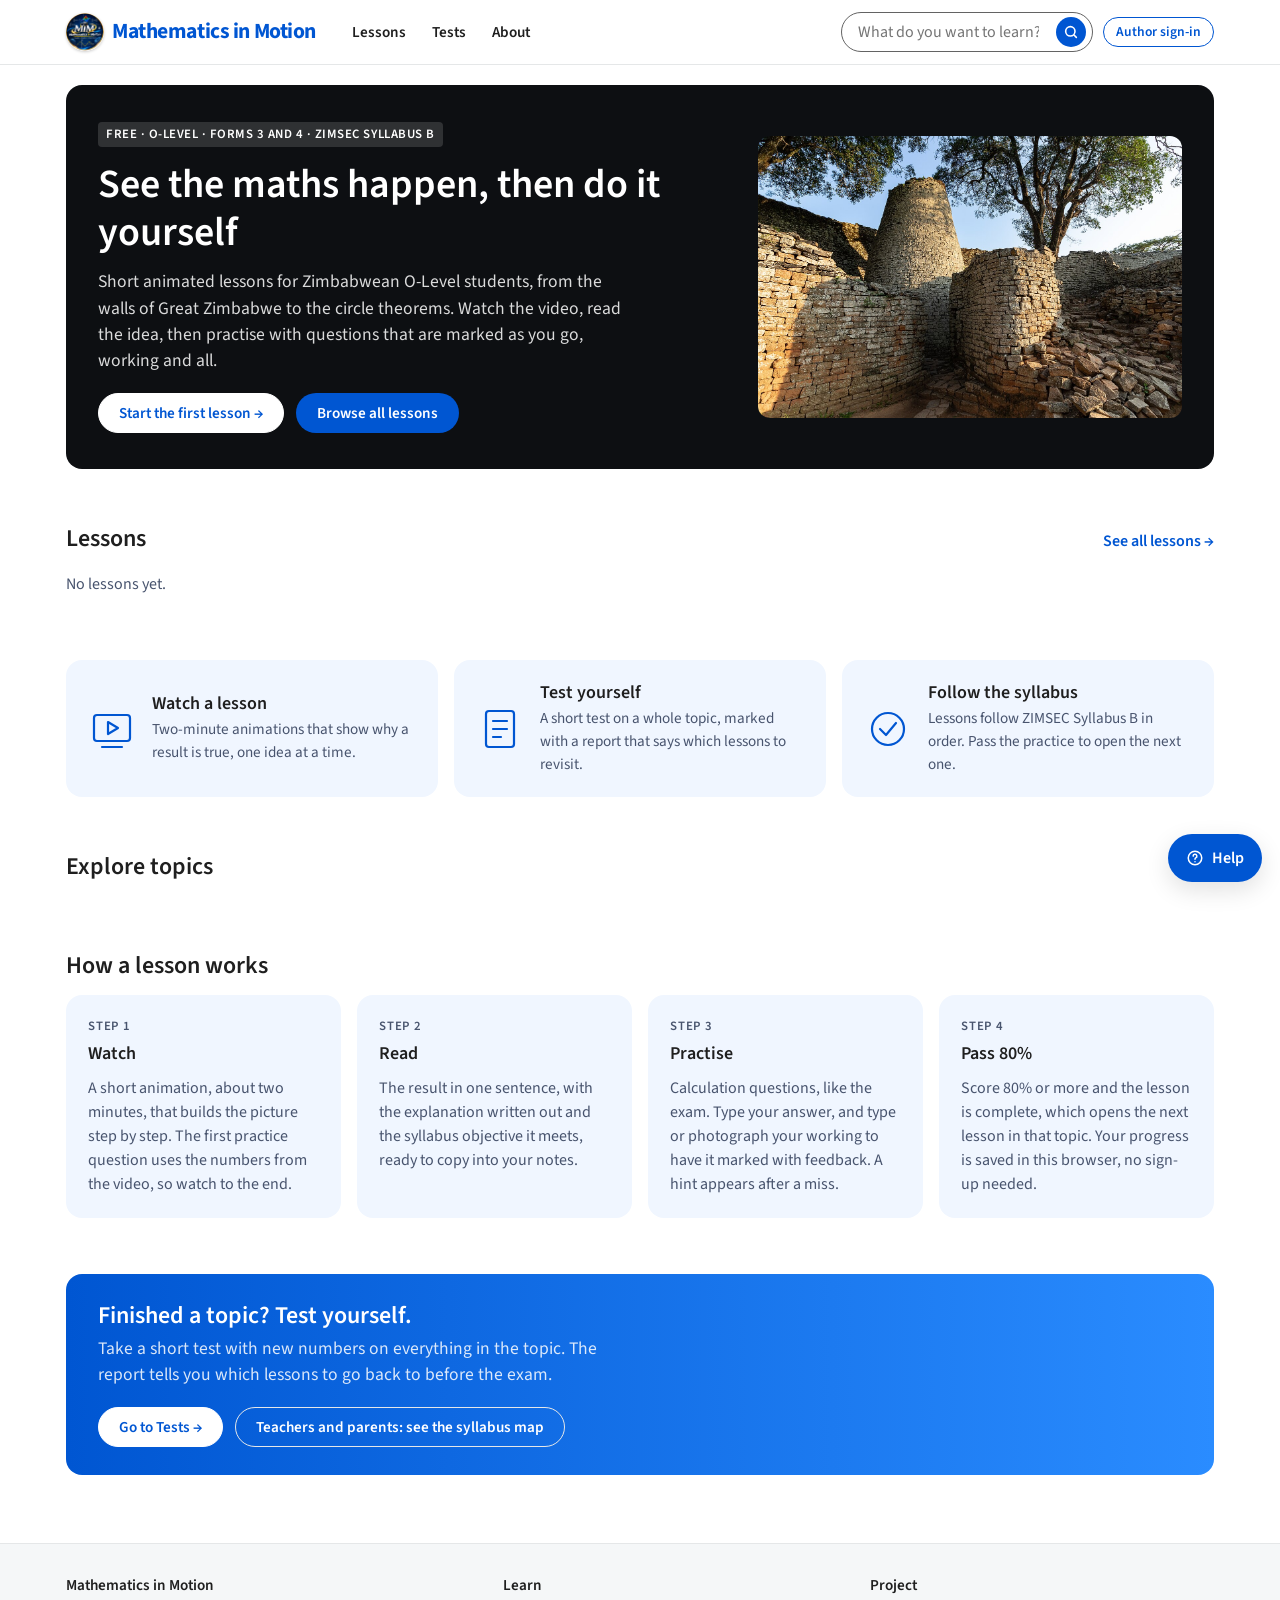
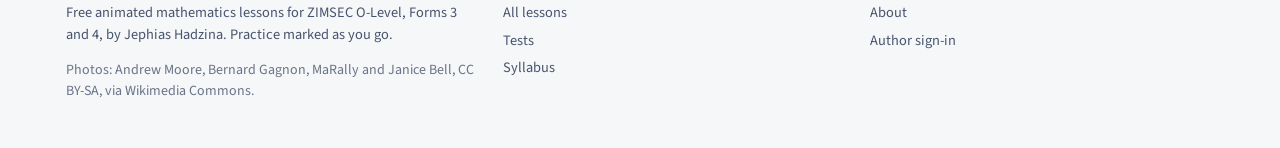
<file: index.html>
<!doctype html>
<html lang="en">
<head>
  <meta charset="utf-8">
  <meta name="viewport" content="width=device-width, initial-scale=1">
  <title>Mathematics in Motion</title>
  <meta name="description" content="Free animated O-Level mathematics lessons for Forms 3 and 4, following ZIMSEC Mathematics Syllabus B, by Jephias Hadzina. Watch, read, practise, and get your working marked.">
  <link rel="preconnect" href="https://fonts.googleapis.com">
  <link href="https://fonts.googleapis.com/css2?family=Source+Sans+3:wght@400;600;700&display=swap" rel="stylesheet">
  <link rel="icon" type="image/webp" href="assets/img/logo.webp">
  <link rel="stylesheet" href="assets/style.css">
</head>
<body>
  <!--HEADER-->
  <header class="site-header">
    <div class="wrap">
      <button class="nav-toggle" aria-expanded="false" aria-controls="nav" aria-label="Menu"><svg width="24" height="24" viewBox="0 0 24 24" fill="none" stroke="currentColor" stroke-width="2" stroke-linecap="round"><path d="M4 7h16M4 12h16M4 17h16"/></svg></button>
      <a class="brand" href="index.html"><img src="assets/img/logo.webp" alt="" class="brand-logo">Mathematics in Motion</a>
      <nav class="nav" id="nav" aria-label="Main">
        <a href="lessons.html">Lessons</a>
        <a href="test.html">Tests</a>
        <a href="about.html">About</a>
      </nav>
      <div class="header-right">
        <form class="search" action="lessons.html" method="get" role="search"><label class="sr-only" for="q">Search lessons</label><input id="q" name="q" type="search" placeholder="What do you want to learn?"><button type="submit" aria-label="Search"><svg width="16" height="16" viewBox="0 0 24 24" fill="none" stroke="currentColor" stroke-width="2.4" stroke-linecap="round"><circle cx="11" cy="11" r="7"/><path d="m20 20-3.5-3.5"/></svg></button></form>
        <a class="btn btn-outline btn-sm" href="admin.html">Author sign-in</a>
      </div>
    </div>
  </header>
  <!--/HEADER-->

  <main>
    <section style="padding-top:20px">
      <div class="wrap">
        <div class="banner">
          <div>
            <span class="banner-tag">Free · O-Level · Forms 3 and 4 · ZIMSEC Syllabus B</span>
            <h1>See the maths happen, then do it yourself</h1>
            <p>Short animated lessons for Zimbabwean O-Level students, from the walls of Great Zimbabwe to the circle theorems. Watch the video, read the idea, then practise with questions that are marked as you go, working and all.</p>
            <div class="btn-row">
              <a class="btn btn-outline" id="hero-cta" href="lessons.html">Start the first lesson →</a>
              <a class="btn btn-primary" href="lessons.html">Browse all lessons</a>
            </div>
          </div>
          <div class="banner-art"><img src="assets/img/great-zimbabwe.jpg" alt="The Conical Tower inside the Great Enclosure at Great Zimbabwe" style="width:100%;height:100%;max-height:300px;object-fit:cover;border-radius:12px;display:block"></div>
        </div>
      </div>
    </section>

    <section>
      <div class="wrap">
        <div class="section-title"><h2>Lessons</h2><a href="lessons.html">See all lessons →</a></div>
        <div class="rail" id="featured"><p class="muted">Loading lessons…</p></div>
      </div>
    </section>

    <section style="padding-top:8px">
      <div class="wrap grid grid-3">
        <a class="tile" href="lessons.html">
          <svg viewBox="0 0 48 48" fill="none" stroke="#0056d2" stroke-width="2.2" stroke-linecap="round" stroke-linejoin="round" aria-hidden="true"><rect x="6" y="10" width="36" height="26" rx="3"/><path d="m20 17 10 6-10 6z"/><path d="M14 42h20"/></svg>
          <div><h3>Watch a lesson</h3><p>Two-minute animations that show why a result is true, one idea at a time.</p></div>
        </a>
        <a class="tile" href="test.html">
          <svg viewBox="0 0 48 48" fill="none" stroke="#0056d2" stroke-width="2.2" stroke-linecap="round" stroke-linejoin="round" aria-hidden="true"><rect x="10" y="6" width="28" height="36" rx="3"/><path d="M17 16h14M17 24h14M17 32h8"/></svg>
          <div><h3>Test yourself</h3><p>A short test on a whole topic, marked with a report that says which lessons to revisit.</p></div>
        </a>
        <a class="tile" href="syllabus.html">
          <svg viewBox="0 0 48 48" fill="none" stroke="#0056d2" stroke-width="2.2" stroke-linecap="round" stroke-linejoin="round" aria-hidden="true"><circle cx="24" cy="24" r="16"/><path d="m16 24 6 6 10-12"/></svg>
          <div><h3>Follow the syllabus</h3><p>Lessons follow ZIMSEC Syllabus B in order. Pass the practice to open the next one.</p></div>
        </a>
      </div>
    </section>

    <section>
      <div class="wrap">
        <div class="section-title"><h2>Explore topics</h2></div>
        <div class="chips" id="topics"></div>
      </div>
    </section>

    <section>
      <div class="wrap">
        <div class="section-title"><h2>How a lesson works</h2></div>
        <div class="grid grid-4">
          <div class="panel"><div class="eyebrow">Step 1</div><h3>Watch</h3><p class="muted" style="margin:0">A short animation, about two minutes, that builds the picture step by step. The first practice question uses the numbers from the video, so watch to the end.</p></div>
          <div class="panel"><div class="eyebrow">Step 2</div><h3>Read</h3><p class="muted" style="margin:0">The result in one sentence, with the explanation written out and the syllabus objective it meets, ready to copy into your notes.</p></div>
          <div class="panel"><div class="eyebrow">Step 3</div><h3>Practise</h3><p class="muted" style="margin:0">Calculation questions, like the exam. Type your answer, and type or photograph your working to have it marked with feedback. A hint appears after a miss.</p></div>
          <div class="panel"><div class="eyebrow">Step 4</div><h3>Pass 80%</h3><p class="muted" style="margin:0">Score 80% or more and the lesson is complete, which opens the next lesson in that topic. Your progress is saved in this browser, no sign-up needed.</p></div>
        </div>
      </div>
    </section>

    <section>
      <div class="wrap">
        <div class="banner" style="grid-template-columns:1fr;padding:28px 32px;background:linear-gradient(90deg,#0056d2,#2a8cff)">
          <div>
            <h2 style="color:#fff;margin-bottom:.2em">Finished a topic? Test yourself.</h2>
            <p style="margin:0 0 14px">Take a short test with new numbers on everything in the topic. The report tells you which lessons to go back to before the exam.</p>
            <div class="btn-row">
              <a class="btn btn-outline" href="test.html">Go to Tests →</a>
              <a class="btn btn-ghost" href="syllabus.html" style="color:#fff">Teachers and parents: see the syllabus map</a>
            </div>
          </div>
        </div>
      </div>
    </section>
  </main>

  <!--FOOTER-->
  <footer class="site-footer">
    <div class="wrap">
      <div>
        <h4>Mathematics in Motion</h4>
        <p>Free animated mathematics lessons for ZIMSEC O-Level, Forms 3 and 4, by Jephias Hadzina. Practice marked as you go.</p>
        <p class="small" style="margin-top:8px;opacity:.8">Photos: Andrew Moore, Bernard Gagnon, MaRally and Janice Bell, CC BY-SA, via Wikimedia Commons.</p>
      </div>
      <div>
        <h4>Learn</h4>
        <ul><li><a href="lessons.html">All lessons</a></li><li><a href="test.html">Tests</a></li><li><a href="syllabus.html">Syllabus</a></li></ul>
      </div>
      <div>
        <h4>Project</h4>
        <ul><li><a href="about.html">About</a></li><li><a href="admin.html">Author sign-in</a></li></ul>
      </div>
    </div>
  </footer>
  <!--/FOOTER-->
  <script src="assets/config.js"></script>
  <script src="content/lessons.js"></script>
  <script src="assets/data.js"></script>
  <script src="assets/site.js"></script>
  <script src="assets/help.js"></script>
  <script>
    MIM.loadLessons().then(function (list) {
      var shown = list.filter(function (l) { return l.status !== 'draft'; })
        .sort(function (a, b) { return (a.status === 'live' ? 0 : 1) - (b.status === 'live' ? 0 : 1) || MIM.numKey(a.number) - MIM.numKey(b.number); });
      document.getElementById('featured').innerHTML = shown.map(function (l) { return MIM.lessonCard(l, shown); }).join('') || '<p class="muted">No lessons yet.</p>';
      var live = shown.filter(function (l) { return l.status === 'live'; });
      var next = live.filter(function (l) { return MIM.isUnlocked(l, shown) && !MIM.lessonDone(l); })[0] || live[0];
      if (next) {
        var cta = document.getElementById('hero-cta');
        cta.href = 'lesson.html?id=' + encodeURIComponent(next.slug);
        cta.textContent = (live.some(MIM.lessonDone) ? 'Continue with lesson ' : 'Start with lesson ') + next.number + ' →';
      }
      var topics = {}, order = [];
      shown.forEach(function (l) { if (l.topic) { if (!topics[l.topic]) { topics[l.topic] = { n: 0, key: l.syllabus_topic || 999 }; order.push(l.topic); } topics[l.topic].n++; } });
      order.sort(function (a, b) { return topics[a].key - topics[b].key || a.localeCompare(b); });
      document.getElementById('topics').innerHTML = order.map(function (t) {
        return '<a class="chip" href="lessons.html?topic=' + encodeURIComponent(t) + '">' + (topics[t].key < 999 ? 'Topic ' + topics[t].key + ' · ' : '') + MIM.esc(t) + ' <span class="muted">(' + topics[t].n + ')</span></a>';
      }).join('');
    });
  </script>
</body>
</html>
</file>
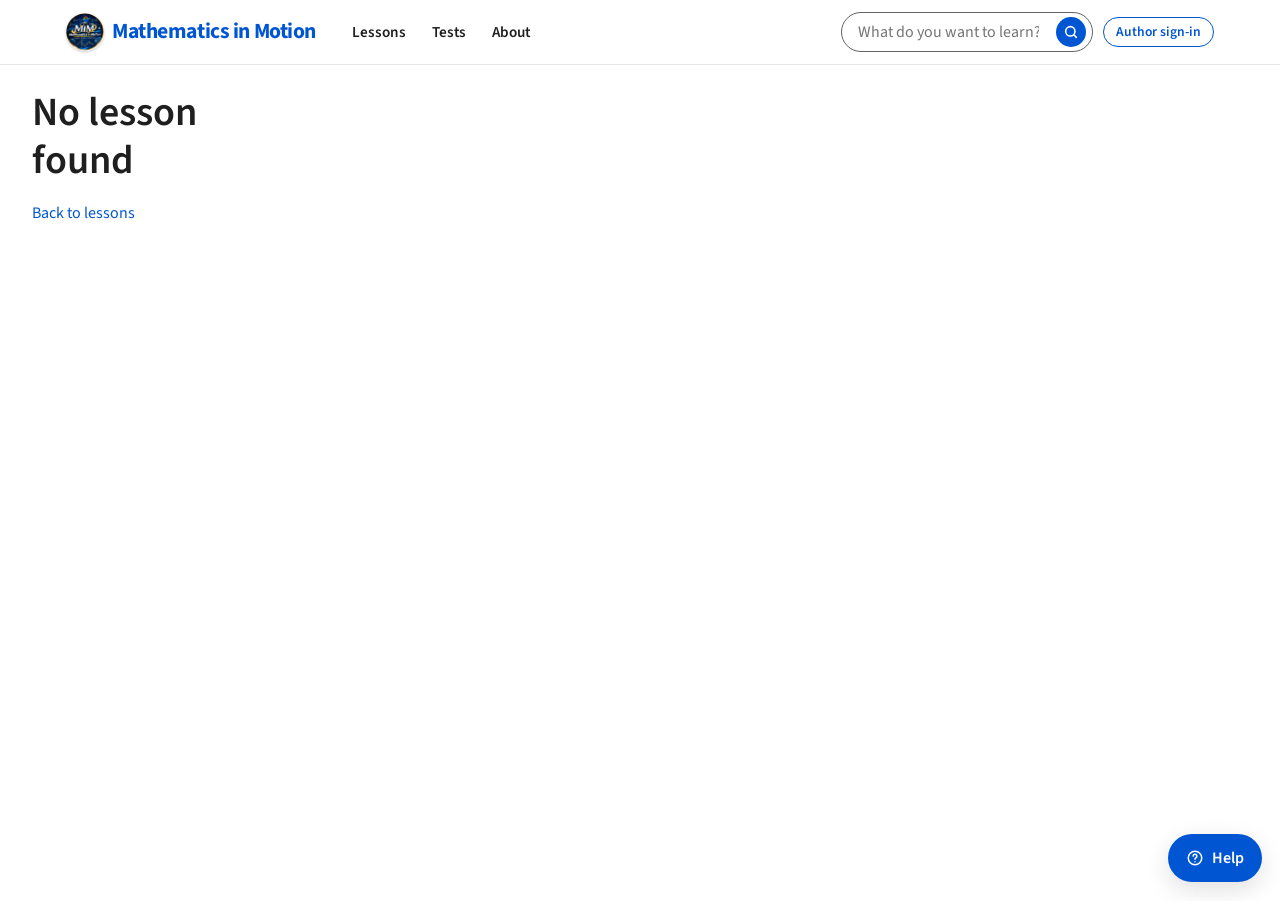
<file: lesson.html>
<!doctype html>
<html lang="en">
<head>
  <meta charset="utf-8">
  <meta name="viewport" content="width=device-width, initial-scale=1">
  <title>Lesson · Mathematics in Motion</title>
  <meta name="description" content="An animated mathematics lesson with practice questions marked with feedback.">
  <link rel="preconnect" href="https://fonts.googleapis.com">
  <link href="https://fonts.googleapis.com/css2?family=Source+Sans+3:wght@400;600;700&display=swap" rel="stylesheet">
  <link rel="icon" type="image/webp" href="assets/img/logo.webp">
  <link rel="stylesheet" href="assets/style.css">
  <style>
    .working { margin-top: 12px; border-top: 1px dashed var(--line); padding-top: 12px; }
    .working textarea { width: 100%; min-height: 90px; font: inherit; padding: 10px 12px; border: 1px solid var(--ink-3); border-radius: 8px; }
    .working .row { display: flex; gap: 10px; flex-wrap: wrap; align-items: center; margin-top: 8px; }
    .working input[type=file] { font: inherit; font-size: .85rem; max-width: 100%; }
    .working .preview { max-height: 120px; border-radius: 8px; border: 1px solid var(--line); display: none; }
    .marking { margin-top: 10px; padding: 12px 14px; border-radius: 8px; background: var(--panel); display: none; }
    .marking.show { display: block; }
    .marking.correct { background: var(--ok-soft); } .marking.partly { background: var(--warn-soft); } .marking.incorrect { background: #fdecec; }
    .marking strong { display: block; margin-bottom: 4px; }
    .kind { font-size: .78rem; font-weight: 600; color: var(--blue-dark); background: var(--blue-chip); border-radius: 24px; padding: 2px 10px; margin-left: 8px; }
    .locked-note { background: var(--blue-soft); border-radius: var(--radius); padding: 20px; }
  </style>
</head>
<body>
  <!--HEADER-->
  <header class="site-header">
    <div class="wrap">
      <button class="nav-toggle" aria-expanded="false" aria-controls="nav" aria-label="Menu"><svg width="24" height="24" viewBox="0 0 24 24" fill="none" stroke="currentColor" stroke-width="2" stroke-linecap="round"><path d="M4 7h16M4 12h16M4 17h16"/></svg></button>
      <a class="brand" href="index.html"><img src="assets/img/logo.webp" alt="" class="brand-logo">Mathematics in Motion</a>
      <nav class="nav" id="nav" aria-label="Main">
        <a href="lessons.html">Lessons</a>
        <a href="test.html">Tests</a>
        <a href="about.html">About</a>
      </nav>
      <div class="header-right">
        <form class="search" action="lessons.html" method="get" role="search"><label class="sr-only" for="q">Search lessons</label><input id="q" name="q" type="search" placeholder="What do you want to learn?"><button type="submit" aria-label="Search"><svg width="16" height="16" viewBox="0 0 24 24" fill="none" stroke="currentColor" stroke-width="2.4" stroke-linecap="round"><circle cx="11" cy="11" r="7"/><path d="m20 20-3.5-3.5"/></svg></button></form>
        <a class="btn btn-outline btn-sm" href="admin.html">Author sign-in</a>
      </div>
    </div>
  </header>
  <!--/HEADER-->

  <main id="lesson" class="player">
    <div class="stage"><p class="muted">Loading lesson…</p></div>
  </main>

  <script src="assets/config.js"></script>
  <script src="content/lessons.js"></script>
  <script src="assets/data.js"></script>
  <script src="assets/site.js"></script>
  <script src="assets/help.js"></script>
  <script>
  (function () {
    var esc = MIM.esc;
    var main = document.getElementById('lesson');
    var LABEL = { video: 'Video', reading: 'Reading', practice: 'Practice' };
    var IC = {
      video: '<svg class="ic" viewBox="0 0 24 24" fill="none" stroke="currentColor" stroke-width="1.8"><circle cx="12" cy="12" r="9"/><path d="m10 8.5 5 3.5-5 3.5z" fill="currentColor" stroke="none"/></svg>',
      reading: '<svg class="ic" viewBox="0 0 24 24" fill="none" stroke="currentColor" stroke-width="1.8" stroke-linecap="round"><path d="M6 3h9l4 4v14H6z"/><path d="M9 11h7M9 15h7"/></svg>',
      practice: '<svg class="ic" viewBox="0 0 24 24" fill="none" stroke="currentColor" stroke-width="1.8" stroke-linecap="round" stroke-linejoin="round"><rect x="4" y="3" width="16" height="18" rx="2"/><path d="m8 12 2.5 2.5L16 9"/></svg>',
      done: '<svg class="ic done" viewBox="0 0 24 24" fill="none" stroke="currentColor" stroke-width="2" stroke-linecap="round" stroke-linejoin="round"><circle cx="12" cy="12" r="9" fill="currentColor" stroke="none"/><path d="m8 12 2.5 2.5L16 9" stroke="#fff"/></svg>',
      lock: '<svg class="ic" viewBox="0 0 24 24" fill="none" stroke="currentColor" stroke-width="1.8"><rect x="5" y="11" width="14" height="10" rx="2"/><path d="M8 11V8a4 4 0 0 1 8 0v3"/></svg>',
      caret: '<svg class="m-caret" width="18" height="18" viewBox="0 0 24 24" fill="none" stroke="currentColor" stroke-width="2.2" stroke-linecap="round"><path d="m6 9 6 6 6-6"/></svg>'
    };

    function itemsFor(l) {
      var out = [{ key: 'video', title: 'Watch: ' + l.title, meta: MIM.hasVideo(l) ? 'Video · ' + (l.duration || '') : 'Video · coming soon' },
                 { key: 'reading', title: 'Read: the idea', meta: 'Reading · 2 min' }];
      if ((l.questions || []).length) out.push({ key: 'practice', title: 'Practice: ' + l.title, meta: 'Practice · ' + l.questions.length + ' questions · pass at 80%' });
      return out;
    }
    // Items inside a lesson open in order: video, then reading, then practice.
    function itemUnlocked(l, key) {
      if (key === 'video') return true;
      if (key === 'reading') return MIM.isDone(l.slug, 'video');
      return MIM.isDone(l.slug, 'reading');
    }
    function href(l, item) { return 'lesson.html?id=' + encodeURIComponent(l.slug) + '&item=' + item; }

    function outline(current, item, chapterLessons, chapterName, all) {
      var total = 0, done = 0;
      chapterLessons.forEach(function (l) { if (l.status === 'live') itemsFor(l).forEach(function (it) { total++; if (MIM.isDone(l.slug, it.key)) done++; }); });
      var pct = total ? Math.round(done / total * 100) : 0;
      var html = '<aside class="outline" id="outline"><div class="outline-head"><div class="eyebrow">Course material</div><h2>' + esc(chapterName) + '</h2>' +
        '<div class="progress"><span style="width:' + pct + '%"></span></div><span class="small muted">' + done + ' of ' + total + ' items completed</span></div>';
      chapterLessons.forEach(function (l) {
        var live = l.status === 'live', unlocked = MIM.isUnlocked(l, all), open = l.slug === current.slug;
        html += '<details class="module-group' + (unlocked ? '' : ' locked') + '"' + (open ? ' open' : '') + '><summary>' + (unlocked ? '' : IC.lock) +
          '<span>Lesson ' + esc(l.number) + ': ' + esc(l.title) + '<span class="m-sub">' + (!live ? 'Coming soon' : unlocked ? (MIM.lessonDone(l) ? 'Completed' : itemsFor(l).length + ' items') : 'Finish lesson ' + esc((MIM.previousLesson(l, all) || {}).number || '') + ' first') + '</span></span>' + (unlocked ? IC.caret : '') + '</summary>';
        if (unlocked) itemsFor(l).forEach(function (it) {
          var cur = open && it.key === item, ok = itemUnlocked(l, it.key);
          html += '<a class="item' + (cur ? ' current' : '') + (ok ? '' : ' locked') + '" href="' + href(l, it.key) + '">' + (MIM.isDone(l.slug, it.key) ? IC.done : ok ? IC[it.key] : IC.lock) +
            '<span>' + esc(it.title) + '<span class="meta">' + esc(it.meta) + '</span></span></a>';
        });
        html += '</details>';
      });
      return html + '</aside>';
    }

    function figure(src, alt) { return src ? '<div class="figure"><img src="' + esc(src) + '" alt="' + esc(alt) + '" loading="lazy"></div>' : ''; }

    function videoView(l) {
      var has = MIM.hasVideo(l);
      return '<div class="video-frame" data-video-id="' + esc(l.video_id || '') + '" data-video-title="' + esc(l.title) + '"><div class="video-placeholder"><div><div class="play"><svg width="28" height="28" viewBox="0 0 24 24" aria-hidden="true"><path d="M8 5v14l11-7z" fill="#fff"/></svg></div><strong>' + esc(l.title) + '</strong>' + (has ? '' : '<p class="small" style="opacity:.8;margin:.4em 0 0">The video for this lesson has not been linked yet.</p>') + '</div></div></div>' +
        (l.hook ? '<p style="margin-top:18px;font-size:1.05rem">' + esc(l.hook) + '</p>' : '') +
        '<p class="muted small">Watch it through: the first practice question uses numbers from this video.' + (has ? ' Watch on <a href="https://www.youtube.com/watch?v=' + esc(l.video_id) + '" target="_blank" rel="noopener">YouTube</a> if the player does not load.' : '') + '</p>';
    }

    function readingView(l) {
      var outcomes = MIM.lines(l.outcomes), skills = MIM.csv(l.skills);
      return '<div class="reading">' +
        (outcomes.length ? '<div class="info-box" style="margin:0 0 20px"><h3>In this lesson you learn</h3><ul class="outcomes">' + outcomes.map(function (o) { return '<li>' + esc(o) + '</li>'; }).join('') + '</ul></div>' : '') +
        (l.theorem ? '<blockquote>' + esc(l.theorem) + '</blockquote>' : '') +
        '<div class="idea"><div>' + (l.explanation ? '<p>' + esc(l.explanation) + '</p>' : '<p class="muted">Not written yet.</p>') + '</div>' + figure(l.figure, 'Figure for ' + l.title) + '</div>' +
        (skills.length ? '<div class="info-box"><h3>Skills you\'ll gain</h3><div class="chips">' + skills.map(function (s) { return '<span class="chip">' + esc(s) + '</span>'; }).join('') + '</div></div>' : '') +
        '<div class="info-box"><h3>In the syllabus</h3><p class="small" style="margin:0">' +
        (l.syllabus_topic ? '<strong>Topic ' + esc(l.syllabus_topic) + ' · ' + esc(l.topic) + '</strong>' + (l.syllabus_subtopic ? ' · ' + esc(l.syllabus_subtopic) : '') + (l.syllabus_form ? ' · ' + esc(l.syllabus_form) : '') + '<br>' : '') +
        (l.syllabus_objective ? esc(l.syllabus_objective) + '<br>' : '') +
        '<span class="muted">ZIMSEC Mathematics Syllabus B, Forms 1 to 4 (2024 to 2030).' + (l.textbook_ref ? ' Textbook: ' + esc(l.textbook_ref) + '.' : '') + ' <a href="syllabus.html#topic-' + esc(l.syllabus_topic) + '">Full topic</a>.</span></p></div></div>';
    }

    function question(q, i) {
      var id = 'q' + (i + 1);
      var unit = q.unit === '°' ? '°' : (q.unit ? ' ' + esc(q.unit) : '');
      return '<div class="question" data-answer="' + esc(q.answer) + '" data-tolerance="' + esc(q.tolerance == null ? 0.01 : q.tolerance) + '" data-hint="' + esc(q.hint) + '" data-index="' + i + '">' +
        '<span class="points">1 point</span><div class="eyebrow">Question ' + (i + 1) + (q.kind === 'video_check' ? '<span class="kind">From the video</span>' : '') + '</div>' +
        '<div class="question-grid"><div><p>' + esc(q.prompt) + '</p>' +
        '<div class="answer-row"><label class="sr-only" for="' + id + '">Your answer</label><input id="' + id + '" inputmode="decimal" placeholder="?">' + unit +
        '<button class="btn btn-primary btn-sm" type="button">Check</button></div>' +
        '<div class="feedback" role="status"></div>' +
        '<div class="working"><label class="small" for="' + id + '-w"><strong>Show your working</strong> (type it, or add a photo of your page) and get it marked</label>' +
        '<textarea id="' + id + '-w" placeholder="e.g. tan θ = 10 ÷ 15 = 0.667, θ = tan⁻¹(0.667) = 33.7°"></textarea>' +
        '<div class="row"><input type="file" accept="image/*" capture="environment" aria-label="Photo of your working"><img class="preview" alt="Your photo"><button class="btn btn-outline btn-sm" type="button" data-mark>Mark my working</button></div>' +
        '<div class="marking" role="status"></div></div>' +
        (q.solution ? '<details class="solution"><summary>Worked solution</summary><p>' + esc(q.solution) + '</p></details>' : '') +
        '</div>' + figure(q.figure, 'Figure for question ' + (i + 1)) + '</div></div>';
    }

    function practiceView(l) {
      var n = l.questions.length;
      return '<div class="quiz-head"><span class="muted small">' + n + ' questions · pass at 80% to open the next lesson · Type the answer and press Check, or get your working marked. A hint appears after a miss, the worked solution after two.</span></div>' +
        l.questions.map(question).join('') +
        '<div class="grade" data-score><div class="pct"><span data-score-correct>0</span>/' + n + '</div><div><strong>Your grade</strong><div class="muted" data-score-message>Answer every question to see your grade.</div></div><button class="btn btn-ghost btn-sm" type="button" id="retry" style="margin-left:auto">Try again</button></div>' +
        '<p class="muted small" style="margin:10px 0 0">Progress is saved in this browser only.</p>';
    }

    // Photo -> downscaled JPEG base64 for marking
    function fileToImage(file) {
      return new Promise(function (resolve, reject) {
        var img = new Image(); var url = URL.createObjectURL(file);
        img.onload = function () {
          var max = 1400, s = Math.min(1, max / Math.max(img.width, img.height));
          var c = document.createElement('canvas'); c.width = Math.round(img.width * s); c.height = Math.round(img.height * s);
          c.getContext('2d').drawImage(img, 0, 0, c.width, c.height);
          URL.revokeObjectURL(url);
          resolve({ media_type: 'image/jpeg', data: c.toDataURL('image/jpeg', 0.85).split(',')[1] });
        };
        img.onerror = function () { reject(new Error('Could not read that image.')); };
        img.src = url;
      });
    }

    function mountMarking(l, onCorrect) {
      document.querySelectorAll('.question').forEach(function (qEl) {
        var i = parseInt(qEl.getAttribute('data-index'), 10), q = l.questions[i];
        var file = qEl.querySelector('input[type=file]'), prev = qEl.querySelector('.preview'), btn = qEl.querySelector('[data-mark]'), box = qEl.querySelector('.marking'), ta = qEl.querySelector('textarea');
        var image = null;
        file.addEventListener('change', function () {
          if (!file.files[0]) return;
          fileToImage(file.files[0]).then(function (im) { image = im; prev.src = 'data:image/jpeg;base64,' + im.data; prev.style.display = 'block'; }).catch(function (e) { box.className = 'marking show'; box.textContent = e.message; });
        });
        btn.addEventListener('click', function () {
          if (!ta.value.trim() && !image) { box.className = 'marking show'; box.textContent = 'Type your working or add a photo first.'; return; }
          btn.disabled = true; box.className = 'marking show'; box.textContent = 'Marking… about 20 seconds.';
          MIM.assist({ mode: 'mark', question: { prompt: q.prompt, answer: q.answer, tolerance: q.tolerance, unit: q.unit, solution: q.solution }, working: ta.value.trim(), image: image, student_answer: qEl.querySelector('input').value })
            .then(function (r) {
              box.className = 'marking show ' + (r.verdict === 'correct' ? 'correct' : r.verdict === 'partly' ? 'partly' : 'incorrect');
              box.innerHTML = '<strong>' + ({ correct: 'Correct', partly: 'Nearly there', incorrect: 'Not yet', unreadable: 'Could not read it' })[r.verdict] + ' · ' + Math.round((r.score || 0) * 100) + '%</strong>' + esc(r.feedback) + '<br><em>' + esc(r.next_step) + '</em>';
              if (r.verdict === 'correct') onCorrect(qEl);
            })
            .catch(function (e) { box.className = 'marking show'; box.textContent = e.message || 'Marking failed.'; })
            .then(function () { btn.disabled = false; });
        });
      });
    }

    function render(l, all) {
      var item = MIM.param('item');
      var items = itemsFor(l);
      if (!items.some(function (it) { return it.key === item; })) item = items[0].key;
      var chapterName = l.chapter || l.topic || 'Lessons';
      var chapterLessons = all.filter(function (x) { return x.syllabus_topic === l.syllabus_topic && x.status !== 'draft'; });
      document.title = l.title + ' · Mathematics in Motion';
      window.MIM_LESSON_CONTEXT = { number: l.number, title: l.title, theorem: l.theorem, explanation: l.explanation, questions: (l.questions || []).map(function (q) { return { prompt: q.prompt }; }) };

      var html = outline(l, item, chapterLessons, chapterName, all) + '<div class="stage">' +
        '<button class="btn btn-ghost btn-sm outline-toggle" type="button" id="outline-toggle">☰ Course material</button>' +
        '<div class="crumbs" style="padding:0 0 8px"><a href="lessons.html">Lessons</a><span class="sep">›</span><a href="lessons.html?topic=' + encodeURIComponent(l.topic || '') + '">' + esc(chapterName) + '</a><span class="sep">›</span><span>Lesson ' + esc(l.number) + '</span></div>';

      // Locked lesson or locked item
      if (!MIM.isUnlocked(l, all)) {
        var prev = MIM.previousLesson(l, all);
        html += '<div class="stage-head"><h1>' + esc(l.title) + '</h1></div><div class="locked-note"><strong>This lesson opens after lesson ' + esc(prev ? prev.number : '') + '.</strong><p class="muted" style="margin:6px 0 12px">Lessons in a topic build on each other, so finish the practice of the lesson before this one first.</p>' +
          (prev ? '<a class="btn btn-primary" href="' + href(prev, 'video') + '">Go to lesson ' + esc(prev.number) + ': ' + esc(prev.title) + '</a>' : '') + '</div></div>';
        main.innerHTML = html; wireOutline(); return;
      }
      if (!itemUnlocked(l, item)) {
        var need = item === 'practice' ? 'reading' : 'video';
        html += '<div class="stage-head"><h1>' + esc(items.filter(function (it) { return it.key === item; })[0].title) + '</h1></div><div class="locked-note"><strong>First finish the ' + (need === 'video' ? 'video' : 'reading') + '.</strong><p class="muted" style="margin:6px 0 12px">Work through the lesson in order: watch, read, then practise.</p><a class="btn btn-primary" href="' + href(l, need) + '">Go to the ' + need + '</a></div></div>';
        main.innerHTML = html; wireOutline(); return;
      }

      var idx = items.map(function (it) { return it.key; }).indexOf(item), it = items[idx];
      var prevHref = idx > 0 ? href(l, items[idx - 1].key) : '';
      var nextHref = idx < items.length - 1 ? href(l, items[idx + 1].key) : '';
      var nextLesson = null;
      if (!nextHref) { var after = chapterLessons.filter(function (x) { return x.status === 'live' && MIM.numKey(x.number) > MIM.numKey(l.number); })[0]; if (after) { nextLesson = after; nextHref = href(after, 'video'); } }
      var done = MIM.isDone(l.slug, item);
      var body = item === 'video' ? videoView(l) : item === 'reading' ? readingView(l) : practiceView(l);

      html += '<div class="stage-head"><div class="eyebrow">' + esc(LABEL[item]) + ' · ' + esc(it.meta.split('·').slice(1).join('·').trim()) + '</div><h1>' + esc(it.title) + '</h1>' +
        '<div class="instructor" style="margin:6px 0 0"><span class="avatar">JH</span><span class="small"><strong>Jephias Hadzina</strong> · Mathematics in Motion</span></div></div>' + body +
        '<div class="stage-nav"><div>' + (prevHref ? '<a class="btn btn-ghost" href="' + prevHref + '">← Previous</a>' : '') + '</div><div style="display:flex;gap:10px;flex-wrap:wrap">' +
        (item !== 'practice' ? '<button class="btn ' + (done ? 'btn-ghost' : 'btn-primary') + '" type="button" id="complete">' + (done ? '✓ Completed' : 'Mark as completed') + '</button>' : '') +
        (nextHref ? '<a class="btn ' + ((item === 'practice' && !MIM.isDone(l.slug, 'practice')) ? 'btn-ghost' : 'btn-primary') + '" id="next" href="' + nextHref + '">' + (nextLesson ? 'Next lesson →' : 'Next →') + '</a>' : '<a class="btn btn-outline" href="lessons.html">Back to lessons</a>') +
        '</div></div></div>';
      main.innerHTML = html;
      wireOutline();
      MIM_mountVideos();

      if (item === 'practice') {
        var finish = function (correct, total) {
          var g = document.querySelector('[data-score]'), msg = g.querySelector('[data-score-message]');
          var pct = Math.round(correct / total * 100);
          g.classList.toggle('pass', pct >= 80);
          msg.textContent = pct + '%. ' + (pct === 100 ? 'Perfect. Lesson complete.' : pct >= 80 ? 'Passed. The next lesson is open. Read the worked solutions for the ones you missed.' : 'Below 80%. Watch the video again, read the solutions, then try again.');
          if (pct >= 80 && !MIM.isDone(l.slug, 'practice')) { MIM.markDone(l.slug, 'practice'); document.getElementById('outline').outerHTML = outline(l, item, chapterLessons, chapterName, all); wireOutline(); var nx = document.getElementById('next'); if (nx) nx.className = 'btn btn-primary'; }
        };
        var api = MIM_mountQuestions(function (correct, total, answeredCount) {
          var g = document.querySelector('[data-score]'), msg = g.querySelector('[data-score-message]');
          if (answeredCount < total) { msg.textContent = answeredCount + ' of ' + total + ' answered.'; return; }
          finish(correct, total);
        });
        mountMarking(l, function (qEl) { api.setCorrect(parseInt(qEl.getAttribute('data-index'), 10)); });
        document.getElementById('retry').addEventListener('click', function () { render(l, all); });
      }
      var c = document.getElementById('complete');
      if (c) c.addEventListener('click', function () { MIM.markDone(l.slug, item); if (nextHref) location.href = nextHref; else render(l, all); });
      window.scrollTo(0, 0);
    }
    function wireOutline() { var t = document.getElementById('outline-toggle'); if (t) t.onclick = function () { document.getElementById('outline').classList.toggle('open'); }; }

    MIM.loadLessons().then(function (list) {
      var slug = MIM.param('id');
      var l = list.filter(function (x) { return x.slug === slug; })[0] || list.filter(function (x) { return x.status === 'live'; })[0];
      if (!l) { main.innerHTML = '<div class="stage"><h1>No lesson found</h1><p><a href="lessons.html">Back to lessons</a></p></div>'; return; }
      render(l, list);
    });
  })();
  </script>
</body>
</html>
</file>
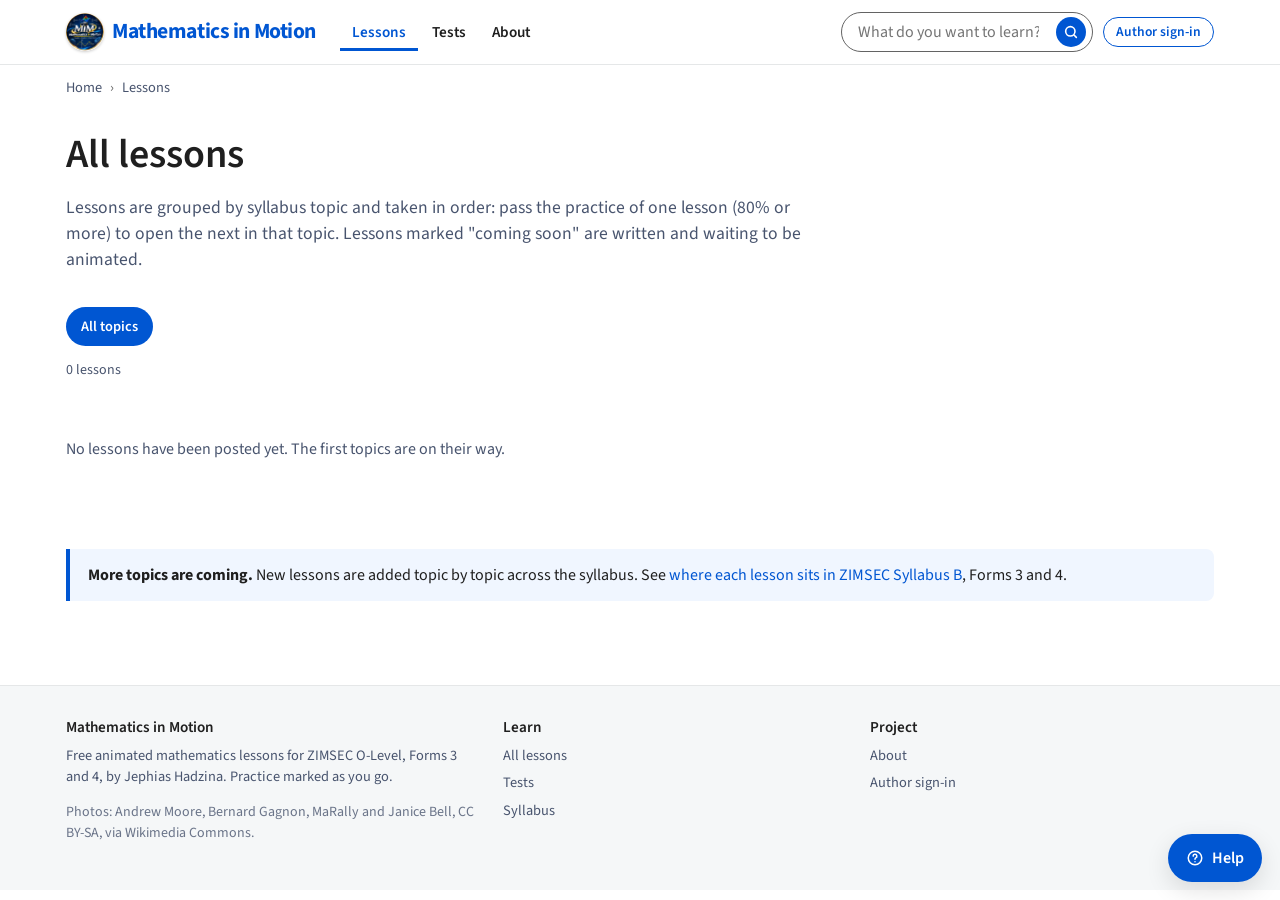
<file: lessons.html>
<!doctype html>
<html lang="en">
<head>
  <meta charset="utf-8">
  <meta name="viewport" content="width=device-width, initial-scale=1">
  <title>Lessons · Mathematics in Motion</title>
  <meta name="description" content="All Mathematics in Motion lessons, grouped by ZIMSEC Syllabus B topic and taken in order.">
  <link rel="preconnect" href="https://fonts.googleapis.com">
  <link href="https://fonts.googleapis.com/css2?family=Source+Sans+3:wght@400;600;700&display=swap" rel="stylesheet">
  <link rel="icon" type="image/webp" href="assets/img/logo.webp">
  <link rel="stylesheet" href="assets/style.css">
</head>
<body>
  <!--HEADER-->
  <header class="site-header">
    <div class="wrap">
      <button class="nav-toggle" aria-expanded="false" aria-controls="nav" aria-label="Menu"><svg width="24" height="24" viewBox="0 0 24 24" fill="none" stroke="currentColor" stroke-width="2" stroke-linecap="round"><path d="M4 7h16M4 12h16M4 17h16"/></svg></button>
      <a class="brand" href="index.html"><img src="assets/img/logo.webp" alt="" class="brand-logo">Mathematics in Motion</a>
      <nav class="nav" id="nav" aria-label="Main">
        <a href="lessons.html">Lessons</a>
        <a href="test.html">Tests</a>
        <a href="about.html">About</a>
      </nav>
      <div class="header-right">
        <form class="search" action="lessons.html" method="get" role="search"><label class="sr-only" for="q">Search lessons</label><input id="q" name="q" type="search" placeholder="What do you want to learn?"><button type="submit" aria-label="Search"><svg width="16" height="16" viewBox="0 0 24 24" fill="none" stroke="currentColor" stroke-width="2.4" stroke-linecap="round"><circle cx="11" cy="11" r="7"/><path d="m20 20-3.5-3.5"/></svg></button></form>
        <a class="btn btn-outline btn-sm" href="admin.html">Author sign-in</a>
      </div>
    </div>
  </header>
  <!--/HEADER-->

  <main>
    <div class="wrap crumbs"><a href="index.html">Home</a><span class="sep">›</span><span>Lessons</span></div>
    <div class="wrap page-head">
      <h1>All lessons</h1>
      <p class="lead">Lessons are grouped by syllabus topic and taken in order: pass the practice of one lesson (80% or more) to open the next in that topic. Lessons marked "coming soon" are written and waiting to be animated.</p>
    </div>

    <section style="padding-top:8px">
      <div class="wrap">
        <div class="chips" id="filters"></div>
        <p class="muted small" id="count" style="margin:14px 0 0"></p>
      </div>
    </section>

    <div id="chapters"><section><div class="wrap"><p class="muted">Loading lessons…</p></div></section></div>

    <section>
      <div class="wrap">
        <div class="callout">
          <strong>More topics are coming.</strong> New lessons are added topic by topic across the syllabus. See <a href="syllabus.html">where each lesson sits in ZIMSEC Syllabus B</a>, Forms 3 and 4.
        </div>
      </div>
    </section>
  </main>

  <!--FOOTER-->
  <footer class="site-footer">
    <div class="wrap">
      <div>
        <h4>Mathematics in Motion</h4>
        <p>Free animated mathematics lessons for ZIMSEC O-Level, Forms 3 and 4, by Jephias Hadzina. Practice marked as you go.</p>
        <p class="small" style="margin-top:8px;opacity:.8">Photos: Andrew Moore, Bernard Gagnon, MaRally and Janice Bell, CC BY-SA, via Wikimedia Commons.</p>
      </div>
      <div>
        <h4>Learn</h4>
        <ul><li><a href="lessons.html">All lessons</a></li><li><a href="test.html">Tests</a></li><li><a href="syllabus.html">Syllabus</a></li></ul>
      </div>
      <div>
        <h4>Project</h4>
        <ul><li><a href="about.html">About</a></li><li><a href="admin.html">Author sign-in</a></li></ul>
      </div>
    </div>
  </footer>
  <!--/FOOTER-->
  <script src="assets/config.js"></script>
  <script src="content/lessons.js"></script>
  <script src="assets/data.js"></script>
  <script src="assets/site.js"></script>
  <script src="assets/help.js"></script>
  <script>
    MIM.loadLessons().then(function (all) {
      var esc = MIM.esc;
      var list = all.filter(function (l) { return l.status !== 'draft'; });
      var topicKey = {};
      var topics = []; list.forEach(function (l) { if (l.topic && topics.indexOf(l.topic) < 0) { topics.push(l.topic); topicKey[l.topic] = l.syllabus_topic || 999; } });
      topics.sort(function (a, b) { return topicKey[a] - topicKey[b] || a.localeCompare(b); });
      var topic = MIM.param('topic');
      var q = MIM.param('q').toLowerCase();
      if (q) { var box = document.getElementById('q'); if (box) box.value = MIM.param('q'); }

      function render() {
        var shown = list.filter(function (l) {
          if (topic && l.topic !== topic) return false;
          if (q && [l.number, l.title, l.summary, l.topic, l.chapter, l.syllabus_subtopic, l.syllabus_form].join(' ').toLowerCase().indexOf(q) < 0) return false;
          return true;
        });
        document.getElementById('filters').innerHTML =
          '<button class="chip' + (topic ? '' : ' active') + '" data-topic="">All topics</button>' +
          topics.map(function (t) { return '<button class="chip' + (topic === t ? ' active' : '') + '" data-topic="' + esc(t) + '">' + (topicKey[t] < 999 ? 'Topic ' + topicKey[t] + ' · ' : '') + esc(t) + '</button>'; }).join('');
        document.getElementById('filters').querySelectorAll('button').forEach(function (b) {
          b.addEventListener('click', function () { topic = b.getAttribute('data-topic'); history.replaceState(null, '', topic ? '?topic=' + encodeURIComponent(topic) : 'lessons.html'); render(); });
        });
        document.getElementById('count').textContent = shown.length + ' lesson' + (shown.length === 1 ? '' : 's') + (q ? ' matching "' + q + '"' : '') + (topic ? ' in ' + topic : '');

        var chapters = {}, order = [];
        shown.forEach(function (l) { var k = l.chapter || l.topic || 'Other'; if (!chapters[k]) { chapters[k] = { key: l.syllabus_topic || 999, items: [] }; order.push(k); } chapters[k].items.push(l); });
        order.sort(function (a, b) { return chapters[a].key - chapters[b].key || a.localeCompare(b); });
        document.getElementById('chapters').innerHTML = order.map(function (k) {
          var items = chapters[k].items.sort(function (a, b) { return MIM.numKey(a.number) - MIM.numKey(b.number); });
          var done = items.filter(function (l) { return l.status === 'live' && MIM.lessonDone(l); }).length;
          return '<section><div class="wrap"><div class="section-title"><h2>' + esc(k) + '</h2><span class="muted small">' + items.length + ' lesson' + (items.length === 1 ? '' : 's') + (done ? ' · ' + done + ' completed' : '') + '</span></div><div class="grid grid-4">' + items.map(function (l) { return MIM.lessonCard(l, list); }).join('') + '</div></div></section>';
        }).join('') || '<section><div class="wrap"><p class="muted">' + (list.length ? 'No lessons match this filter.' : 'No lessons have been posted yet. The first topics are on their way.') + '</p></div></section>';
      }
      render();
    });
  </script>
</body>
</html>
</file>
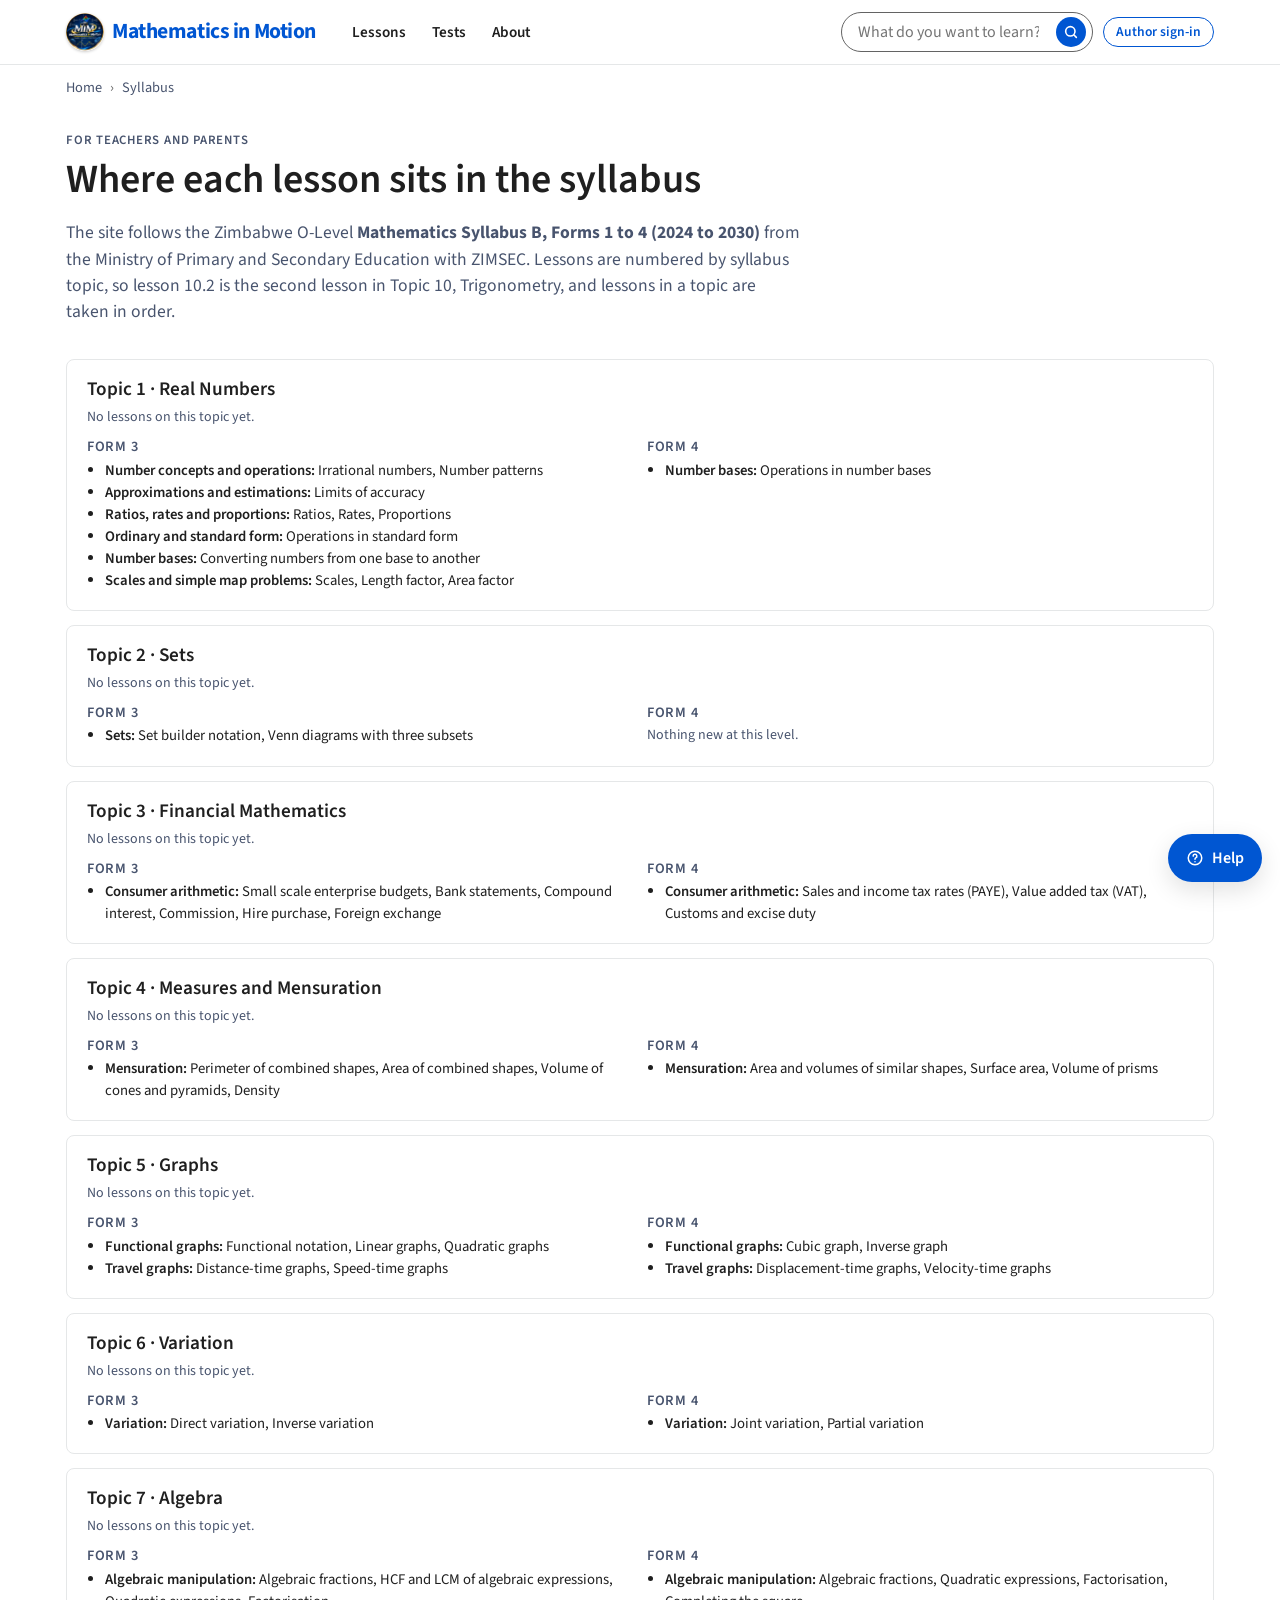
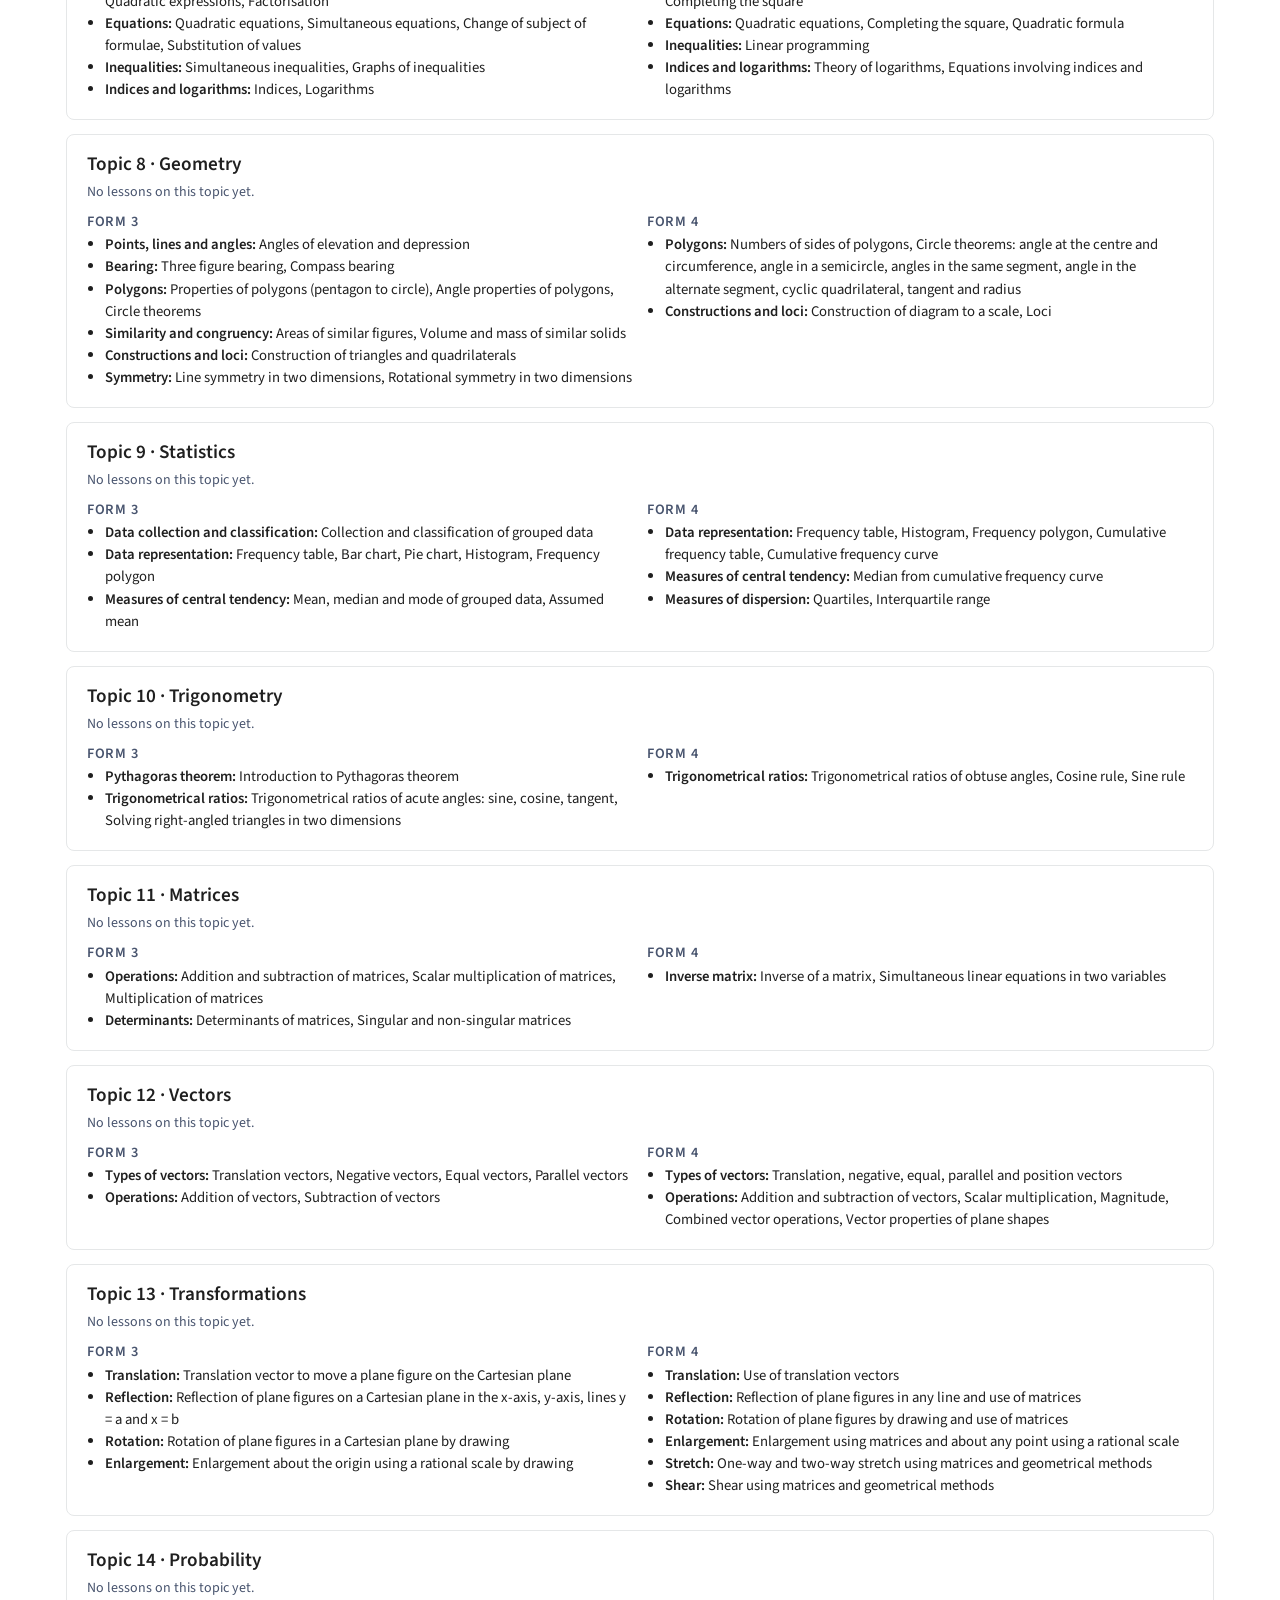
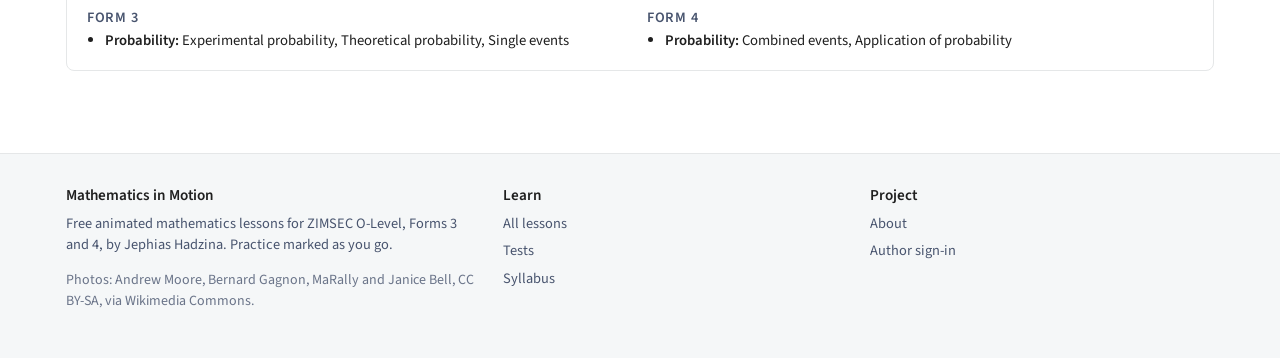
<file: syllabus.html>
<!doctype html>
<html lang="en">
<head>
  <meta charset="utf-8">
  <meta name="viewport" content="width=device-width, initial-scale=1">
  <title>Syllabus · Mathematics in Motion</title>
  <meta name="description" content="How the lessons map to the Zimbabwe O-Level Mathematics Syllabus B (Forms 1 to 4, 2024 to 2030).">
  <link rel="preconnect" href="https://fonts.googleapis.com">
  <link href="https://fonts.googleapis.com/css2?family=Source+Sans+3:wght@400;600;700&display=swap" rel="stylesheet">
  <link rel="icon" type="image/webp" href="assets/img/logo.webp">
  <link rel="stylesheet" href="assets/style.css">
  <style>
    .topic { border: 1px solid var(--line); border-radius: var(--radius); padding: 18px 20px; margin-bottom: 14px; background: #fff; }
    .topic h2 { font-size: 1.2rem; margin-bottom: 6px; }
    .forms { display: grid; grid-template-columns: 1fr 1fr; gap: 14px; margin-top: 10px; }
    @media (max-width: 640px) { .forms { grid-template-columns: 1fr; } }
    .forms h4 { margin: 0 0 4px; font-size: .9rem; color: var(--ink-2); text-transform: uppercase; letter-spacing: .05em; }
    .forms ul { margin: 0; padding-left: 18px; font-size: .92rem; }
    .forms li strong { font-weight: 600; }
    .lessons-in { margin-top: 10px; display: flex; flex-wrap: wrap; gap: 8px; }
  </style>
</head>
<body>
  <!--HEADER-->
  <header class="site-header">
    <div class="wrap">
      <button class="nav-toggle" aria-expanded="false" aria-controls="nav" aria-label="Menu"><svg width="24" height="24" viewBox="0 0 24 24" fill="none" stroke="currentColor" stroke-width="2" stroke-linecap="round"><path d="M4 7h16M4 12h16M4 17h16"/></svg></button>
      <a class="brand" href="index.html"><img src="assets/img/logo.webp" alt="" class="brand-logo">Mathematics in Motion</a>
      <nav class="nav" id="nav" aria-label="Main">
        <a href="lessons.html">Lessons</a>
        <a href="test.html">Tests</a>
        <a href="about.html">About</a>
      </nav>
      <div class="header-right">
        <form class="search" action="lessons.html" method="get" role="search"><label class="sr-only" for="q">Search lessons</label><input id="q" name="q" type="search" placeholder="What do you want to learn?"><button type="submit" aria-label="Search"><svg width="16" height="16" viewBox="0 0 24 24" fill="none" stroke="currentColor" stroke-width="2.4" stroke-linecap="round"><circle cx="11" cy="11" r="7"/><path d="m20 20-3.5-3.5"/></svg></button></form>
        <a class="btn btn-outline btn-sm" href="admin.html">Author sign-in</a>
      </div>
    </div>
  </header>
  <!--/HEADER-->

  <main>
    <div class="wrap crumbs"><a href="index.html">Home</a><span class="sep">›</span><span>Syllabus</span></div>
    <div class="wrap page-head">
      <div class="eyebrow">For teachers and parents</div>
      <h1>Where each lesson sits in the syllabus</h1>
      <p class="lead">The site follows the Zimbabwe O-Level <strong>Mathematics Syllabus B, Forms 1 to 4 (2024 to 2030)</strong> from the Ministry of Primary and Secondary Education with ZIMSEC. Lessons are numbered by syllabus topic, so lesson 10.2 is the second lesson in Topic 10, Trigonometry, and lessons in a topic are taken in order.</p>
    </div>
    <section style="padding-top:8px"><div class="wrap" id="topics"><p class="muted">Loading…</p></div></section>
  </main>

  <!--FOOTER-->
  <footer class="site-footer">
    <div class="wrap">
      <div>
        <h4>Mathematics in Motion</h4>
        <p>Free animated mathematics lessons for ZIMSEC O-Level, Forms 3 and 4, by Jephias Hadzina. Practice marked as you go.</p>
        <p class="small" style="margin-top:8px;opacity:.8">Photos: Andrew Moore, Bernard Gagnon, MaRally and Janice Bell, CC BY-SA, via Wikimedia Commons.</p>
      </div>
      <div>
        <h4>Learn</h4>
        <ul><li><a href="lessons.html">All lessons</a></li><li><a href="test.html">Tests</a></li><li><a href="syllabus.html">Syllabus</a></li></ul>
      </div>
      <div>
        <h4>Project</h4>
        <ul><li><a href="about.html">About</a></li><li><a href="admin.html">Author sign-in</a></li></ul>
      </div>
    </div>
  </footer>
  <!--/FOOTER-->
  <script src="assets/config.js"></script>
  <script src="content/lessons.js"></script>
  <script src="assets/data.js"></script>
  <script src="assets/site.js"></script>
  <script src="assets/help.js"></script>
  <script>
    Promise.all([MIM.loadLessons(), fetch('content/syllabus-b.json').then(function (r) { return r.json(); })]).then(function (res) {
      var esc = MIM.esc, lessons = res[0], syl = res[1];
      document.getElementById('topics').innerHTML = syl.topics.map(function (t) {
        var mine = lessons.filter(function (l) { return l.syllabus_topic === t.number && l.status !== 'draft'; });
        function formList(f) {
          var items = [];
          t.subtopics.forEach(function (s) { if (s.forms[f]) items.push('<li><strong>' + esc(s.name) + ':</strong> ' + s.forms[f].map(esc).join(', ') + '</li>'); });
          return items.length ? '<ul>' + items.join('') + '</ul>' : '<p class="muted small" style="margin:0">Nothing new at this level.</p>';
        }
        return '<div class="topic" id="topic-' + t.number + '"><h2>Topic ' + t.number + ' · ' + esc(t.name) + '</h2>' +
          (mine.length ? '<div class="lessons-in">' + mine.map(function (l) { return l.status === 'live' ? '<a class="chip" href="lesson.html?id=' + encodeURIComponent(l.slug) + '">' + esc(l.number) + ' ' + esc(l.title) + '</a>' : '<span class="chip" style="opacity:.6">' + esc(l.number) + ' ' + esc(l.title) + ' (coming)</span>'; }).join('') + '</div>' : '<p class="muted small" style="margin:4px 0 0">No lessons on this topic yet.</p>') +
          '<div class="forms"><div><h4>Form 3</h4>' + formList('3') + '</div><div><h4>Form 4</h4>' + formList('4') + '</div></div></div>';
      }).join('') + (function () {
        var own = {};
        lessons.forEach(function (l) { if (l.syllabus_topic > 14 && l.status !== 'draft') { (own[l.syllabus_topic] = own[l.syllabus_topic] || { name: l.topic, items: [] }).items.push(l); } });
        return Object.keys(own).sort(function (a, b) { return a - b; }).map(function (k) {
          return '<div class="topic" id="topic-' + k + '"><h2>Topic ' + k + ' · ' + esc(own[k].name) + ' <span class="pill pill-amber">beyond the syllabus</span></h2><div class="lessons-in">' +
            own[k].items.map(function (l) { return l.status === 'live' ? '<a class="chip" href="lesson.html?id=' + encodeURIComponent(l.slug) + '">' + esc(l.number) + ' ' + esc(l.title) + '</a>' : '<span class="chip" style="opacity:.6">' + esc(l.number) + ' ' + esc(l.title) + ' (coming)</span>'; }).join('') + '</div></div>';
        }).join('');
      })();
    });
  </script>
</body>
</html>
</file>
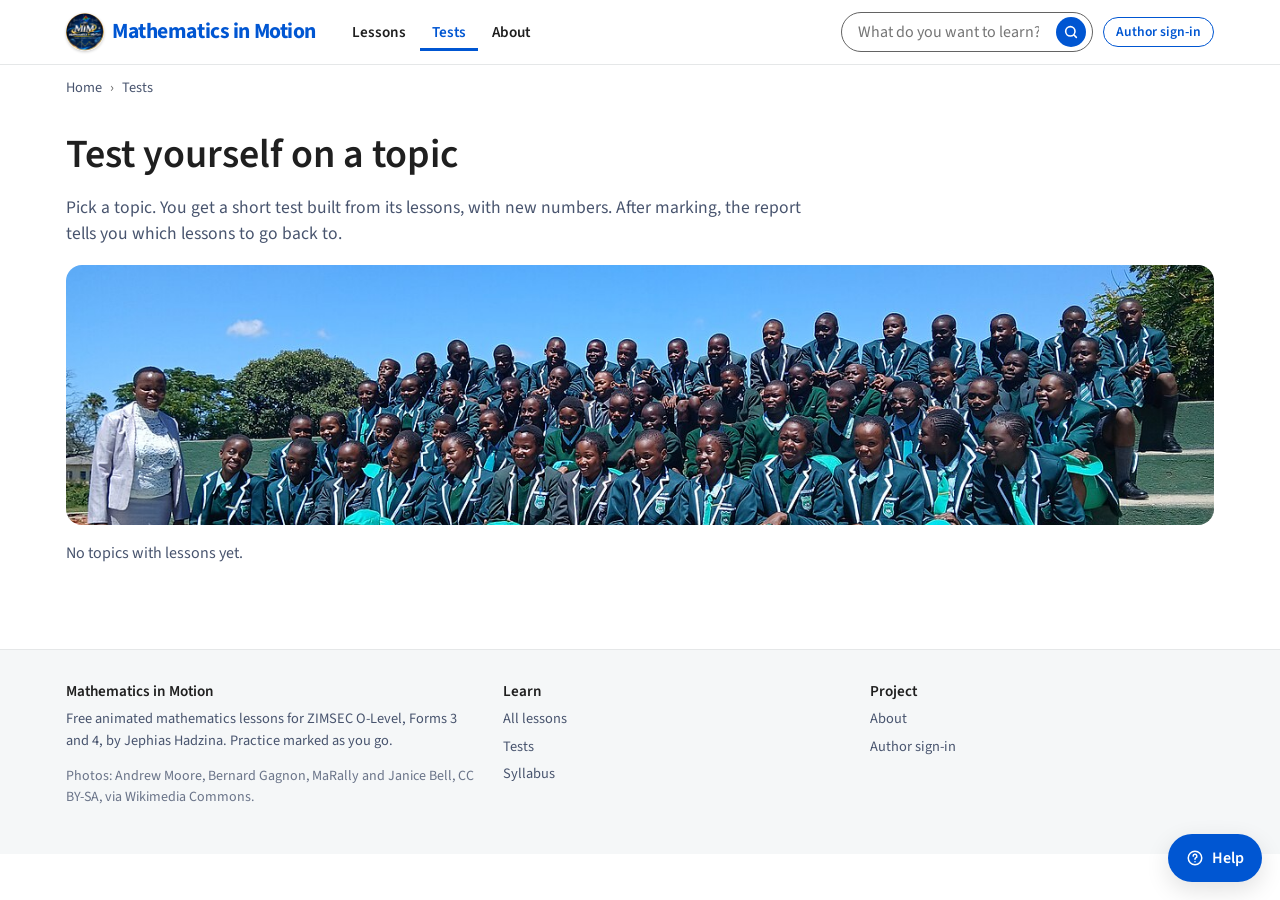
<file: test.html>
<!doctype html>
<html lang="en">
<head>
  <meta charset="utf-8">
  <meta name="viewport" content="width=device-width, initial-scale=1">
  <title>Tests · Mathematics in Motion</title>
  <meta name="description" content="A short test on one syllabus topic, marked with a report that shows which lessons to revisit.">
  <link rel="preconnect" href="https://fonts.googleapis.com">
  <link href="https://fonts.googleapis.com/css2?family=Source+Sans+3:wght@400;600;700&display=swap" rel="stylesheet">
  <link rel="icon" type="image/webp" href="assets/img/logo.webp">
  <link rel="stylesheet" href="assets/style.css">
  <style>
    .topic-pick { display: grid; grid-template-columns: repeat(auto-fill, minmax(240px, 1fr)); gap: 12px; }
    .topic-pick button { text-align: left; background: #fff; border: 1px solid var(--line); border-radius: var(--radius); padding: 16px; font: inherit; cursor: pointer; }
    .topic-pick button:hover { box-shadow: var(--shadow); border-color: var(--blue); }
    .topic-pick button[disabled] { opacity: .55; cursor: default; }
    .report { border: 1px solid var(--line); border-radius: var(--radius); padding: 20px; margin-top: 20px; }
    .weak { border-left: 4px solid var(--amber); padding: 10px 14px; margin: 10px 0; background: var(--warn-soft); border-radius: 0 8px 8px 0; }
    .working textarea { width: 100%; min-height: 70px; font: inherit; padding: 10px 12px; border: 1px solid var(--ink-3); border-radius: 8px; margin-top: 8px; }
  </style>
</head>
<body>
  <!--HEADER-->
  <header class="site-header">
    <div class="wrap">
      <button class="nav-toggle" aria-expanded="false" aria-controls="nav" aria-label="Menu"><svg width="24" height="24" viewBox="0 0 24 24" fill="none" stroke="currentColor" stroke-width="2" stroke-linecap="round"><path d="M4 7h16M4 12h16M4 17h16"/></svg></button>
      <a class="brand" href="index.html"><img src="assets/img/logo.webp" alt="" class="brand-logo">Mathematics in Motion</a>
      <nav class="nav" id="nav" aria-label="Main">
        <a href="lessons.html">Lessons</a>
        <a href="test.html">Tests</a>
        <a href="about.html">About</a>
      </nav>
      <div class="header-right">
        <form class="search" action="lessons.html" method="get" role="search"><label class="sr-only" for="q">Search lessons</label><input id="q" name="q" type="search" placeholder="What do you want to learn?"><button type="submit" aria-label="Search"><svg width="16" height="16" viewBox="0 0 24 24" fill="none" stroke="currentColor" stroke-width="2.4" stroke-linecap="round"><circle cx="11" cy="11" r="7"/><path d="m20 20-3.5-3.5"/></svg></button></form>
        <a class="btn btn-outline btn-sm" href="admin.html">Author sign-in</a>
      </div>
    </div>
  </header>
  <!--/HEADER-->

  <main>
    <div class="wrap crumbs"><a href="index.html">Home</a><span class="sep">›</span><span>Tests</span></div>
    <div class="wrap page-head">
      <h1>Test yourself on a topic</h1>
      <p class="lead">Pick a topic. You get a short test built from its lessons, with new numbers. After marking, the report tells you which lessons to go back to.</p>
      <img src="assets/img/classroom.jpg" alt="Zimbabwean secondary-school learners working together" style="width:100%;max-height:260px;object-fit:cover;border-radius:16px;margin-top:16px;display:block">
    </div>
    <section style="padding-top:8px"><div class="wrap" id="stage"><p class="muted">Loading…</p></div></section>
  </main>

  <!--FOOTER-->
  <footer class="site-footer">
    <div class="wrap">
      <div>
        <h4>Mathematics in Motion</h4>
        <p>Free animated mathematics lessons for ZIMSEC O-Level, Forms 3 and 4, by Jephias Hadzina. Practice marked as you go.</p>
        <p class="small" style="margin-top:8px;opacity:.8">Photos: Andrew Moore, Bernard Gagnon, MaRally and Janice Bell, CC BY-SA, via Wikimedia Commons.</p>
      </div>
      <div>
        <h4>Learn</h4>
        <ul><li><a href="lessons.html">All lessons</a></li><li><a href="test.html">Tests</a></li><li><a href="syllabus.html">Syllabus</a></li></ul>
      </div>
      <div>
        <h4>Project</h4>
        <ul><li><a href="about.html">About</a></li><li><a href="admin.html">Author sign-in</a></li></ul>
      </div>
    </div>
  </footer>
  <!--/FOOTER-->
  <script src="assets/config.js"></script>
  <script src="content/lessons.js"></script>
  <script src="assets/data.js"></script>
  <script src="assets/site.js"></script>
  <script src="assets/help.js"></script>
  <script>
  (function () {
    var esc = MIM.esc, stage = document.getElementById('stage');
    var all = [], test = null;

    function pick() {
      var topics = {};
      all.forEach(function (l) { if (l.status === 'live' && l.syllabus_topic) { var t = topics[l.syllabus_topic] = topics[l.syllabus_topic] || { number: l.syllabus_topic, name: l.topic, lessons: [] }; t.lessons.push(l); } });
      var keys = Object.keys(topics).sort(function (a, b) { return a - b; });
      var last = null; try { last = JSON.parse(localStorage.getItem('mim-last-test') || 'null'); } catch (e) {}
      stage.innerHTML = '<div class="topic-pick">' + keys.map(function (k) {
        var t = topics[k], ready = t.lessons.filter(function (l) { return MIM.lessonDone(l); }).length;
        return '<button type="button" data-topic="' + k + '"' + (MIM.connected ? '' : ' disabled') + '><strong>Topic ' + k + ' · ' + esc(t.name) + '</strong><br><span class="muted small">' + t.lessons.length + ' lesson' + (t.lessons.length === 1 ? '' : 's') + ' · you have completed ' + ready + '</span></button>';
      }).join('') + '</div>' + (keys.length ? '' : '<p class="muted">No topics with lessons yet.</p>') +
        (MIM.connected ? '' : '<p class="muted small" style="margin-top:12px">Tests need the assistant, which is not connected on this copy of the site.</p>') +
        (last ? '<div class="report"><h3>Your last report</h3>' + reportHtml(last) + '</div>' : '');
      stage.querySelectorAll('[data-topic]').forEach(function (b) { b.addEventListener('click', function () { build(topics[b.getAttribute('data-topic')]); }); });
    }

    function build(t) {
      stage.innerHTML = '<p class="muted">Building your test on Topic ' + t.number + ' · ' + esc(t.name) + '… about a minute.</p>';
      MIM.assist({ mode: 'test', topic: { number: t.number, name: t.name }, count: Math.min(10, Math.max(4, t.lessons.length * 2)),
        lessons: t.lessons.map(function (l) { return { number: l.number, title: l.title, slug: l.slug, theorem: l.theorem, outcomes: l.outcomes, questions: (l.questions || []).map(function (q) { return { prompt: q.prompt, answer: q.answer, unit: q.unit }; }) }; }) })
        .then(function (r) { test = { topic: { number: t.number, name: t.name }, questions: r.questions }; show(); })
        .catch(function (e) { stage.innerHTML = '<p class="muted">' + esc(e.message) + '</p><p><a href="test.html">Back</a></p>'; });
    }

    function show() {
      stage.innerHTML = '<div class="quiz-head"><h2 style="margin:0 0 4px">Topic ' + test.topic.number + ' · ' + esc(test.topic.name) + '</h2><span class="muted small">' + test.questions.length + ' questions · type the final answer; working is optional but helps the report.</span></div>' +
        test.questions.map(function (q, i) {
          var unit = q.unit === '°' ? '°' : (q.unit ? ' ' + esc(q.unit) : '');
          return '<div class="question" data-index="' + i + '"><span class="points">1 point</span><div class="eyebrow">Question ' + (i + 1) + ' · ' + esc(q.lesson) + '</div><p>' + esc(q.prompt) + '</p>' +
            '<div class="answer-row"><label class="sr-only" for="t' + i + '">Answer</label><input id="t' + i + '" inputmode="decimal" placeholder="?">' + unit + '</div>' +
            '<div class="working"><textarea placeholder="Your working (optional)"></textarea></div></div>';
        }).join('') +
        '<div class="btn-row"><button class="btn btn-primary" type="button" id="mark">Mark my test</button><a class="btn btn-ghost" href="test.html">Cancel</a></div>';
      document.getElementById('mark').addEventListener('click', mark);
    }

    function mark() {
      var answers = test.questions.map(function (q, i) {
        var raw = (document.getElementById('t' + i).value || '').replace(/[^0-9.+-]/g, '');
        var v = parseFloat(raw), ok = raw !== '' && Math.abs(v - q.answer) <= (q.tolerance == null ? 0.01 : q.tolerance);
        return { answer: raw, correct: ok, working: document.querySelector('[data-index="' + i + '"] textarea').value.trim() };
      });
      document.getElementById('mark').disabled = true; document.getElementById('mark').textContent = 'Marking… about 30 seconds';
      MIM.assist({ mode: 'report', test: test, answers: answers })
        .then(function (r) {
          r.topic = test.topic; r.when = new Date().toISOString();
          try { localStorage.setItem('mim-last-test', JSON.stringify(r)); } catch (e) {}
          stage.innerHTML = '<div class="report"><h2>Your report</h2>' + reportHtml(r) + '</div>' +
            '<details style="margin-top:16px"><summary class="help" style="cursor:pointer;font-weight:600;color:var(--blue)">Show the worked solutions</summary>' +
            test.questions.map(function (q, i) { return '<div class="question" style="margin-top:10px"><div class="eyebrow">Question ' + (i + 1) + ' · ' + (answers[i].correct ? 'right' : 'wrong') + '</div><p>' + esc(q.prompt) + '</p><p class="small"><strong>Answer:</strong> ' + esc(q.answer) + esc(q.unit || '') + '. ' + esc(q.solution) + '</p></div>'; }).join('') + '</details>' +
            '<div class="btn-row"><a class="btn btn-primary" href="test.html">Another test</a></div>';
          window.scrollTo(0, 0);
        })
        .catch(function (e) { document.getElementById('mark').disabled = false; document.getElementById('mark').textContent = 'Mark my test'; alert(e.message); });
    }

    function reportHtml(r) {
      return '<p class="muted small">Topic ' + esc(r.topic.number) + ' · ' + esc(r.topic.name) + (r.when ? ' · ' + new Date(r.when).toLocaleDateString() : '') + '</p>' +
        '<p><span class="pct" style="font-size:2rem;font-weight:700;color:var(--blue)">' + r.score + '/' + r.total + '</span></p><p>' + esc(r.summary) + '</p>' +
        ((r.strengths || []).length ? '<p><strong>Going well:</strong> ' + r.strengths.map(esc).join('; ') + '</p>' : '') +
        ((r.weak_areas || []).length ? '<h3 style="margin-top:14px">Go back to</h3>' + r.weak_areas.map(function (w) { return '<div class="weak"><strong><a href="lesson.html?id=' + encodeURIComponent(w.lesson_slug) + '&item=video">' + esc(w.lesson) + '</a></strong><br>' + esc(w.what) + '<br><span class="muted small">' + esc(w.advice) + '</span></div>'; }).join('') : '<p class="muted">Nothing to go back to. Try the next topic.</p>');
    }

    MIM.loadLessons().then(function (list) { all = list; pick(); });
  })();
  </script>
</body>
</html>
</file>
<file: assets/style.css>
/* Mathematics in Motion - Coursera-style theme. Plain CSS, no build step. */
:root {
  --blue: #0056d2;
  --blue-dark: #00419e;
  --blue-soft: #f0f6ff;
  --blue-chip: #e3ecfb;
  --ink: #1f1f1f;
  --ink-2: #48546e;
  --ink-3: #636363;
  --line: #e5e7e8;
  --chip: #f2f5fa;
  --panel: #f5f7f8;
  --card: #ffffff;
  --paper: #ffffff;
  --dark: #0d0f12;
  --amber: #f1b434;
  --ok: #1f7a3d;
  --ok-soft: #e7f5ec;
  --warn: #b45309;
  --warn-soft: #fff4e5;
  --radius: 8px;
  --radius-lg: 16px;
  --maxw: 1180px;
  --font: "Source Sans 3", "Source Sans Pro", Arial, Helvetica, sans-serif;
  --shadow: 0 2px 8px rgba(0, 0, 0, .08);
  --shadow-lg: 0 8px 24px rgba(0, 0, 0, .12);
}
* { box-sizing: border-box; }
html { scroll-behavior: smooth; scroll-padding-top: 120px; }
body { margin: 0; background: var(--paper); color: var(--ink); font-family: var(--font); font-size: 16px; line-height: 1.5; -webkit-font-smoothing: antialiased; }
h1, h2, h3, h4 { margin: 0 0 .4em; line-height: 1.2; font-weight: 600; letter-spacing: 0; }
h1 { font-size: clamp(1.75rem, 3.5vw, 2.5rem); }
h2 { font-size: 1.5rem; }
h3 { font-size: 1.125rem; }
p { margin: 0 0 1em; }
a { color: var(--blue); text-decoration: none; }
a:hover { text-decoration: underline; }
img, svg, iframe { max-width: 100%; }
.wrap { max-width: var(--maxw); margin: 0 auto; padding: 0 16px; }
.muted { color: var(--ink-2); }
.small { font-size: .875rem; }
.eyebrow { font-size: .8rem; font-weight: 600; color: var(--ink-2); text-transform: uppercase; letter-spacing: .06em; margin-bottom: .5em; }
.sr-only { position: absolute; width: 1px; height: 1px; overflow: hidden; clip: rect(0 0 0 0); }

/* Header */
.site-header { position: sticky; top: 0; z-index: 20; background: #fff; border-bottom: 1px solid var(--line); }
.site-header .wrap { display: flex; align-items: center; gap: 16px; min-height: 64px; position: relative; }
.brand { display: flex; align-items: center; gap: 8px; color: var(--blue); font-weight: 700; font-size: 1.35rem; letter-spacing: -.02em; white-space: nowrap; }
.brand:hover { text-decoration: none; }
.brand svg { width: 28px; height: 28px; }
.brand-logo { width: 38px; height: 38px; border-radius: 50%; object-fit: cover; box-shadow: 0 1px 3px rgba(0,0,0,.2); }
.nav { display: flex; gap: 2px; margin-left: 8px; }
.nav a { padding: 8px 12px; border-radius: 6px; color: var(--ink); font-weight: 600; font-size: .95rem; white-space: nowrap; }
.nav a:hover { background: var(--blue-soft); color: var(--blue); text-decoration: none; }
.nav a[aria-current="page"] { color: var(--blue); box-shadow: inset 0 -3px 0 var(--blue); border-radius: 0; }
.header-right { margin-left: auto; display: flex; align-items: center; gap: 10px; }
.search { display: flex; align-items: center; border: 1px solid var(--ink-3); border-radius: 24px; padding: 0 6px 0 14px; height: 40px; background: #fff; }
.search input { border: 0; outline: 0; font: inherit; width: 200px; background: transparent; color: var(--ink); }
.search button { border: 0; background: var(--blue); color: #fff; width: 30px; height: 30px; border-radius: 50%; display: grid; place-items: center; cursor: pointer; }
.nav-toggle { display: none; background: none; border: 0; padding: 8px; cursor: pointer; color: var(--ink); }
@media (max-width: 1024px) { .search input { width: 140px; } }
@media (max-width: 900px) {
  .nav-toggle { display: inline-flex; }
  .nav { display: none; position: absolute; left: 0; right: 0; top: 64px; background: #fff; border-bottom: 1px solid var(--line); padding: 8px 16px 12px; flex-direction: column; box-shadow: var(--shadow); }
  .nav.open { display: flex; }
  .nav a { padding: 12px 10px; }
  .nav a[aria-current="page"] { box-shadow: none; background: var(--blue-soft); border-radius: 6px; }
  .search { display: none; }
}

/* Buttons */
.btn { display: inline-flex; align-items: center; justify-content: center; gap: 8px; padding: 10px 20px; border-radius: 24px; border: 1px solid transparent; cursor: pointer; font: inherit; font-weight: 600; font-size: .95rem; text-decoration: none; line-height: 1.2; }
.btn:hover { text-decoration: none; }
.btn-primary { background: var(--blue); color: #fff; }
.btn-primary:hover { background: var(--blue-dark); }
.btn-outline { background: #fff; color: var(--blue); border-color: var(--blue); }
.btn-outline:hover { background: var(--blue-soft); }
.btn-ghost { background: transparent; color: var(--ink); border-color: var(--line); }
.btn-ghost:hover { background: var(--panel); }
.btn-block { width: 100%; border-radius: var(--radius); padding: 14px 20px; font-size: 1rem; flex-direction: column; gap: 2px; }
.btn-block small { font-weight: 400; font-size: .8rem; opacity: .9; }
.btn-sm { padding: 6px 12px; font-size: .85rem; }
.btn-danger { background: var(--warn-soft); color: var(--warn); }
.btn-row { display: flex; gap: 12px; flex-wrap: wrap; margin-top: 18px; }

/* Sections */
section { padding: 28px 0; }
.section-title { display: flex; align-items: baseline; justify-content: space-between; gap: 12px; margin-bottom: 14px; }
.section-title h2 { margin: 0; }
.section-title a { font-weight: 600; }

/* Banner (home hero) */
.banner { background: var(--dark); color: #fff; border-radius: var(--radius-lg); padding: 36px 32px; display: grid; grid-template-columns: 1.2fr .8fr; gap: 24px; align-items: center; overflow: hidden; position: relative; }
.banner h1 { color: #fff; margin-bottom: .3em; }
.banner p { color: rgba(255, 255, 255, .85); max-width: 34rem; font-size: 1.1rem; }
.banner .btn-outline { background: #fff; color: var(--blue); border-color: #fff; }
.banner .btn-outline:hover { background: var(--blue-soft); }
.banner-art svg { width: 100%; max-width: 300px; height: auto; display: block; margin: 0 auto; }
.banner-tag { display: inline-block; background: rgba(255, 255, 255, .14); border-radius: 4px; padding: 3px 8px; font-size: .8rem; font-weight: 600; letter-spacing: .04em; text-transform: uppercase; margin-bottom: 14px; }
@media (max-width: 760px) { .banner { grid-template-columns: 1fr; padding: 28px 20px; } .banner-art { display: none; } }

/* Panels and chips */
.panel { background: var(--blue-soft); border-radius: var(--radius-lg); padding: 22px; }
.panel h3 { margin-bottom: 12px; }
.chips { display: flex; gap: 10px; flex-wrap: wrap; }
.chip { display: inline-flex; align-items: center; gap: 6px; padding: 8px 14px; border-radius: 24px; background: var(--chip); color: var(--ink); font-weight: 600; font-size: .9rem; border: 1px solid transparent; cursor: pointer; font-family: inherit; }
.chip:hover { border-color: var(--ink-3); text-decoration: none; }
.chip.active { background: var(--blue); color: #fff; }
.pill { display: inline-block; padding: 2px 10px; border-radius: 24px; font-size: .78rem; font-weight: 600; background: var(--blue-chip); color: var(--blue-dark); }
.pill-green { background: var(--ok-soft); color: var(--ok); }
.pill-grey { background: var(--chip); color: var(--ink-2); }
.pill-amber { background: var(--warn-soft); color: var(--warn); }

/* Course cards */
.rail { display: flex; gap: 16px; overflow-x: auto; scroll-snap-type: x mandatory; padding: 4px 4px 12px; margin: 0 -4px; -webkit-overflow-scrolling: touch; }
.rail > * { flex: 0 0 280px; scroll-snap-align: start; }
.grid { display: grid; gap: 16px; }
.grid-3 { grid-template-columns: repeat(3, 1fr); }
.grid-4 { grid-template-columns: repeat(4, 1fr); }
.grid-2 { grid-template-columns: repeat(2, 1fr); }
@media (max-width: 960px) { .grid-4 { grid-template-columns: repeat(3, 1fr); } }
@media (max-width: 760px) { .grid-3, .grid-4 { grid-template-columns: repeat(2, 1fr); } }
@media (max-width: 520px) { .grid-2, .grid-3, .grid-4 { grid-template-columns: 1fr; } }
.course-card { background: var(--card); border: 1px solid var(--line); border-radius: var(--radius); overflow: hidden; display: flex; flex-direction: column; color: var(--ink); transition: box-shadow .15s; position: relative; }
.course-card:hover { box-shadow: var(--shadow-lg); text-decoration: none; }
.course-card.coming { opacity: .8; }
.course-thumb { aspect-ratio: 16 / 9; background: var(--blue-soft); display: grid; place-items: center; overflow: hidden; }
.course-thumb img { width: 100%; height: 100%; object-fit: cover; display: block; }
.course-thumb svg { width: 40%; height: auto; }
.course-body { padding: 14px 16px 16px; display: flex; flex-direction: column; gap: 6px; flex: 1; }
.provider { display: flex; align-items: center; gap: 6px; font-size: .8rem; color: var(--ink-2); }
.provider svg { width: 16px; height: 16px; }
.course-card h3 { font-size: 1.05rem; margin: 0; }
.course-card h3 a { color: var(--ink); }
.course-card h3 a::after { content: ""; position: absolute; inset: 0; }
.course-meta { margin-top: auto; font-size: .85rem; color: var(--ink-2); display: flex; gap: 8px; flex-wrap: wrap; align-items: center; }

/* Feature tiles */
.tile { background: var(--blue-soft); border-radius: var(--radius-lg); padding: 22px; display: flex; gap: 16px; align-items: center; color: var(--ink); }
.tile:hover { text-decoration: none; box-shadow: var(--shadow); }
.tile svg { width: 48px; height: 48px; flex: none; }
.tile h3 { margin: 0 0 .2em; }
.tile p { margin: 0; color: var(--ink-2); font-size: .95rem; }

/* Breadcrumb */
.crumbs { display: flex; gap: 8px; align-items: center; font-size: .9rem; color: var(--ink-2); padding-top: 12px; padding-bottom: 12px; flex-wrap: wrap; }
.crumbs a { color: var(--ink-2); }
.crumbs span.sep { color: var(--ink-3); }

/* Course player (lesson page) */
.player { display: grid; grid-template-columns: 300px minmax(0, 1fr); min-height: calc(100vh - 64px); }
.outline { border-right: 1px solid var(--line); background: #fff; position: sticky; top: 64px; height: calc(100vh - 64px); overflow-y: auto; padding: 18px 14px 40px; }
.outline-head { padding: 0 6px 14px; border-bottom: 1px solid var(--line); margin-bottom: 10px; }
.outline-head .eyebrow { margin-bottom: 2px; }
.outline-head h2 { font-size: 1.05rem; margin: 0 0 8px; }
.progress { height: 6px; background: var(--chip); border-radius: 3px; overflow: hidden; margin: 6px 0 4px; }
.progress > span { display: block; height: 100%; background: var(--blue); border-radius: 3px; }
.module-group { margin-bottom: 4px; }
.module-group > summary { list-style: none; cursor: pointer; padding: 10px 6px; display: flex; align-items: center; gap: 8px; font-weight: 600; border-radius: 6px; }
.module-group > summary::-webkit-details-marker { display: none; }
.module-group > summary:hover { background: var(--panel); }
.module-group > summary .m-caret { margin-left: auto; color: var(--ink-2); flex: none; transition: transform .15s; }
.module-group[open] > summary .m-caret { transform: rotate(180deg); }
.module-group > summary .ic { width: 20px; height: 20px; flex: none; color: var(--ink-3); }
.module-group > summary .m-sub { display: block; font-weight: 400; font-size: .8rem; color: var(--ink-2); }
.module-group.locked > summary { color: var(--ink-3); cursor: default; }
.item { display: flex; align-items: flex-start; gap: 10px; padding: 9px 8px 9px 12px; border-radius: 6px; color: var(--ink); font-size: .95rem; margin-left: 8px; }
.item:hover { background: var(--panel); text-decoration: none; }
.item.current { background: var(--blue-soft); box-shadow: inset 3px 0 0 var(--blue); }
.item .ic { width: 20px; height: 20px; flex: none; color: var(--ink-2); margin-top: 1px; }
.item .ic.done { color: var(--ok); }
.item .meta { display: block; font-size: .8rem; color: var(--ink-2); }
.item.locked { color: var(--ink-3); pointer-events: none; }
.stage { padding: 24px 32px 48px; max-width: 920px; }
.stage-head { margin-bottom: 18px; }
.stage-head .eyebrow { margin-bottom: 4px; }
.stage-head h1 { font-size: 1.75rem; }
.stage-nav { display: flex; justify-content: space-between; gap: 12px; align-items: center; border-top: 1px solid var(--line); padding-top: 18px; margin-top: 28px; flex-wrap: wrap; }
.outline-toggle { display: none; }
@media (max-width: 960px) {
  .player { grid-template-columns: 1fr; }
  .outline { position: fixed; left: 0; top: 64px; bottom: 0; width: min(320px, 88vw); z-index: 25; transform: translateX(-100%); transition: transform .2s; box-shadow: var(--shadow-lg); }
  .outline.open { transform: none; }
  .outline-toggle { display: inline-flex; margin-bottom: 14px; }
  .stage { padding: 18px 16px 40px; }
}
.quiz-head { background: var(--blue-soft); border-radius: var(--radius); padding: 18px 20px; margin-bottom: 18px; }
.quiz-head h2 { margin: 0 0 4px; }
.points { font-size: .8rem; color: var(--ink-2); float: right; }
.grade { border: 1px solid var(--line); border-radius: var(--radius); padding: 18px 20px; display: flex; gap: 20px; align-items: center; flex-wrap: wrap; }
.grade .pct { font-size: 2rem; font-weight: 700; color: var(--blue); }
.grade.pass .pct { color: var(--ok); }
.reading p { font-size: 1.05rem; line-height: 1.6; }
.reading blockquote { margin: 0 0 16px; font-size: 1.2rem; font-weight: 600; line-height: 1.35; border-left: 4px solid var(--blue); padding-left: 14px; }
.info-box { border: 1px solid var(--line); border-radius: var(--radius); padding: 16px 18px; margin-top: 18px; }
.info-box h3 { font-size: 1rem; margin-bottom: 8px; }

/* Course page (unused now, kept for textbook/approach pages) */
.course-head { padding: 12px 0 24px; }
.course-head h1 { margin-bottom: .3em; }
.partner-row { display: flex; align-items: center; gap: 10px; margin-bottom: 14px; color: var(--ink-2); font-weight: 600; }
.partner-row svg { width: 26px; height: 26px; }
.instructor { display: flex; align-items: center; gap: 10px; margin: 10px 0 18px; }
.avatar { width: 36px; height: 36px; border-radius: 50%; background: var(--blue); color: #fff; display: grid; place-items: center; font-weight: 700; font-size: .9rem; }
.course-layout { display: grid; grid-template-columns: minmax(0, 1fr) 340px; gap: 32px; align-items: start; }
@media (max-width: 960px) { .course-layout { grid-template-columns: 1fr; } .course-aside { display: none; } }
.course-aside { position: sticky; top: 80px; }
.aside-card { background: #fff; border: 1px solid var(--line); border-radius: var(--radius); padding: 20px; box-shadow: var(--shadow); }
.aside-card ul { padding-left: 18px; margin: 10px 0 0; color: var(--ink-2); font-size: .95rem; }
.aside-card li { margin-bottom: 4px; }
.stats { display: grid; grid-template-columns: repeat(4, 1fr); background: #fff; border: 1px solid var(--line); border-radius: var(--radius); box-shadow: var(--shadow); margin: 8px 0 24px; }
.stats > div { padding: 16px 18px; border-right: 1px solid var(--line); }
.stats > div:last-child { border-right: 0; }
.stats strong { display: block; font-size: 1.1rem; }
.stats span { font-size: .85rem; color: var(--ink-2); }
@media (max-width: 760px) { .stats { grid-template-columns: 1fr 1fr; } .stats > div:nth-child(2) { border-right: 0; } .stats > div:nth-child(-n+2) { border-bottom: 1px solid var(--line); } }
.tabs { position: sticky; top: 64px; z-index: 10; background: #fff; border-bottom: 1px solid var(--line); margin-bottom: 20px; }
.tabs .wrap { display: flex; gap: 4px; overflow-x: auto; }
.tabs a { padding: 14px 14px; color: var(--ink); font-weight: 600; white-space: nowrap; border-bottom: 3px solid transparent; }
.tabs a:hover, .tabs a.active { color: var(--blue); border-color: var(--blue); text-decoration: none; }
.block { padding: 8px 0 28px; border-bottom: 1px solid var(--line); margin-bottom: 20px; }
.block h2 { font-size: 1.35rem; margin-bottom: 14px; }
.outcomes { list-style: none; padding: 0; margin: 0; display: grid; grid-template-columns: 1fr 1fr; gap: 12px 24px; }
.outcomes li { display: flex; gap: 10px; align-items: flex-start; }
.outcomes li::before { content: "✓"; color: var(--ink); font-weight: 700; flex: none; }
@media (max-width: 600px) { .outcomes { grid-template-columns: 1fr; } }

/* Modules accordion */
.module { border: 1px solid var(--line); border-radius: var(--radius); margin-bottom: 12px; background: #fff; }
.module summary { list-style: none; cursor: pointer; padding: 16px 18px; display: flex; gap: 14px; align-items: center; }
.module summary::-webkit-details-marker { display: none; }
.module summary .m-num { width: 32px; height: 32px; border-radius: 50%; background: var(--blue-soft); color: var(--blue); font-weight: 700; display: grid; place-items: center; flex: none; }
.module summary .m-title { font-weight: 600; }
.module summary .m-meta { color: var(--ink-2); font-size: .85rem; display: block; }
.module summary .m-caret { margin-left: auto; color: var(--ink-2); transition: transform .15s; }
.module[open] summary .m-caret { transform: rotate(180deg); }
.module[open] summary { border-bottom: 1px solid var(--line); }
.module-body { padding: 18px; }

/* Video */
.video-frame { position: relative; aspect-ratio: 16/9; background: #000; border-radius: var(--radius); overflow: hidden; }
.video-frame iframe { position: absolute; inset: 0; width: 100%; height: 100%; border: 0; }
.video-placeholder { position: absolute; inset: 0; display: grid; place-items: center; text-align: center; color: #fff; background: linear-gradient(135deg, #1f2937, #0d0f12); padding: 24px; }
.video-placeholder .play { width: 64px; height: 64px; border-radius: 50%; background: var(--blue); display: grid; place-items: center; margin: 0 auto 12px; }

/* Theorem / idea */
.idea { display: grid; grid-template-columns: 1fr 260px; gap: 20px; align-items: center; }
.idea blockquote { margin: 0 0 12px; font-size: 1.15rem; font-weight: 600; line-height: 1.35; border-left: 4px solid var(--blue); padding-left: 14px; }
@media (max-width: 700px) { .idea { grid-template-columns: 1fr; } }
.figure img, .figure svg { display: block; width: 100%; height: auto; background: var(--panel); border-radius: var(--radius); border: 1px solid var(--line); }

/* Questions */
.question { background: #fff; border: 1px solid var(--line); border-radius: var(--radius); padding: 18px 20px; margin-bottom: 14px; }
.question-grid { display: grid; grid-template-columns: 1fr 240px; gap: 18px; align-items: start; }
@media (max-width: 700px) { .question-grid { grid-template-columns: 1fr; } .question-grid .figure { order: -1; } }
.answer-row { display: flex; gap: 10px; flex-wrap: wrap; align-items: center; margin-top: 10px; }
.answer-row input { font: inherit; padding: 9px 12px; border: 1px solid var(--ink-3); border-radius: 6px; width: 110px; background: #fff; color: var(--ink); }
.answer-row input:focus { outline: 2px solid var(--blue); outline-offset: 1px; }
.feedback { margin-top: 10px; padding: 10px 14px; border-radius: 6px; display: none; }
.feedback.show { display: block; }
.feedback.ok { background: var(--ok-soft); color: var(--ok); }
.feedback.no { background: var(--warn-soft); color: var(--warn); }
details.solution { margin-top: 8px; }
details.solution summary { cursor: pointer; font-weight: 600; color: var(--blue); }
.score { background: var(--blue-soft); border-radius: var(--radius); padding: 16px 20px; display: flex; justify-content: space-between; align-items: center; gap: 12px; flex-wrap: wrap; }
.score strong { font-size: 1.4rem; }

/* Tables */
table { width: 100%; border-collapse: collapse; background: #fff; border: 1px solid var(--line); font-size: .95rem; }
th, td { text-align: left; padding: 12px 14px; border-bottom: 1px solid var(--line); vertical-align: top; }
th { background: var(--panel); font-weight: 600; }
tr:last-child td { border-bottom: 0; }
.table-scroll { overflow-x: auto; -webkit-overflow-scrolling: touch; }

/* Misc */
.card { background: #fff; border: 1px solid var(--line); border-radius: var(--radius); padding: 20px; }
.card .num { font-size: 1.8rem; font-weight: 700; color: var(--blue); line-height: 1; margin-bottom: 8px; }
.callout { border-left: 4px solid var(--blue); background: var(--blue-soft); padding: 14px 18px; border-radius: 0 var(--radius) var(--radius) 0; margin: 16px 0; }
.callout.amber { border-color: var(--amber); background: var(--warn-soft); }
.steps { counter-reset: step; display: grid; gap: 12px; }
.step { display: grid; grid-template-columns: 40px 1fr; gap: 14px; align-items: start; }
.step::before { counter-increment: step; content: counter(step); width: 36px; height: 36px; border-radius: 50%; background: var(--blue); color: #fff; display: grid; place-items: center; font-weight: 700; }
.step.locked::before { background: var(--chip); color: var(--ink-2); }
.step h3 { margin-bottom: .1em; }
.page-head { padding-top: 20px; padding-bottom: 8px; }
.page-head p.lead { font-size: 1.1rem; color: var(--ink-2); max-width: 46rem; }
.mobile-cta { display: none; position: fixed; left: 0; right: 0; bottom: 0; padding: 10px 16px; background: #fff; border-top: 1px solid var(--line); z-index: 15; }
@media (max-width: 960px) { .mobile-cta { display: block; } body.has-mobile-cta { padding-bottom: 76px; } }

/* Simple page headers (textbooks, approach, about, admin) */
.hero { padding: 24px 0 8px; }
.hero .lead, .lead { font-size: 1.1rem; color: var(--ink-2); max-width: 46rem; }
.section-head { max-width: 46rem; margin-bottom: 16px; }
.section-head h2 { margin-bottom: .2em; }

/* Footer */
.site-footer { background: var(--panel); border-top: 1px solid var(--line); padding: 32px 0; margin-top: 40px; color: var(--ink-2); font-size: .9rem; }
.site-footer .wrap { display: grid; grid-template-columns: 1.2fr 1fr 1fr; gap: 24px; }
.site-footer h4 { margin-bottom: 8px; color: var(--ink); font-size: .95rem; }
.site-footer ul { list-style: none; padding: 0; margin: 0; }
.site-footer li { margin-bottom: 6px; }
.site-footer a { color: var(--ink-2); }
@media (max-width: 700px) { .site-footer .wrap { grid-template-columns: 1fr; } }
</file>
